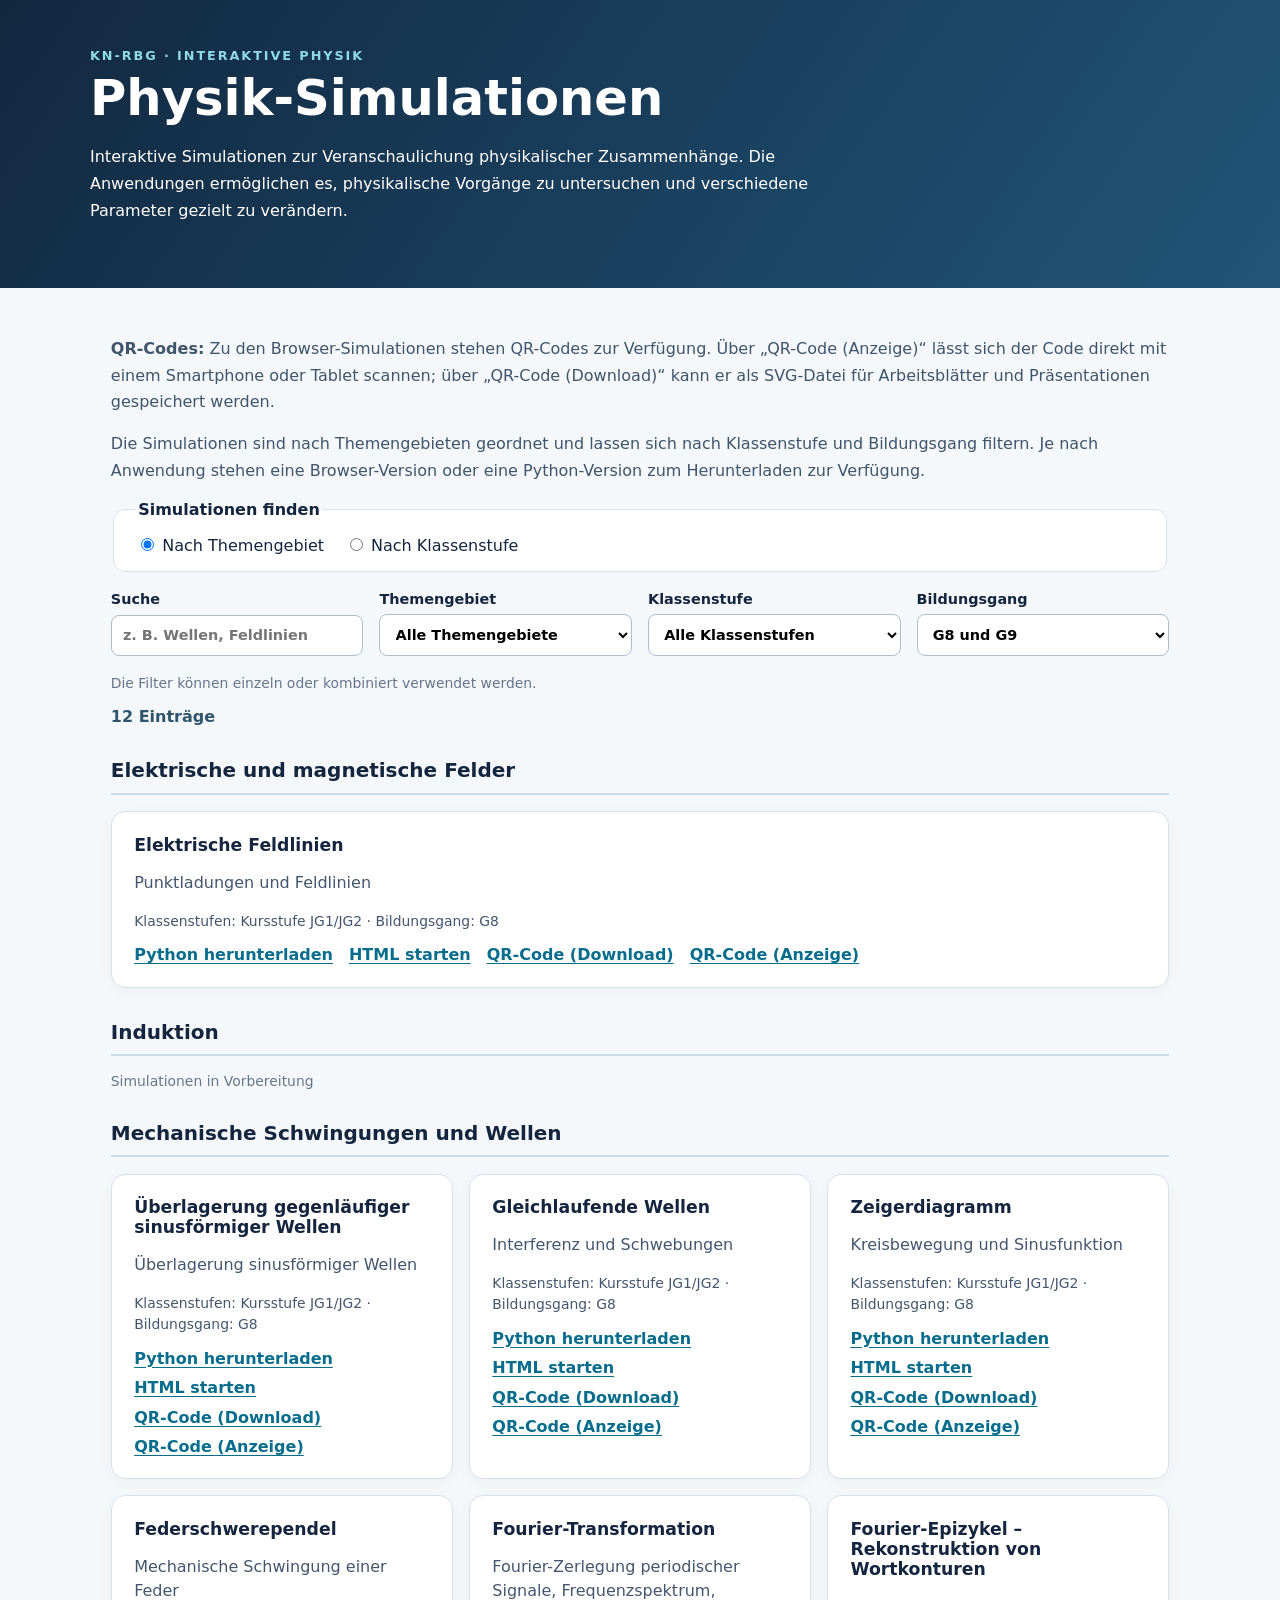
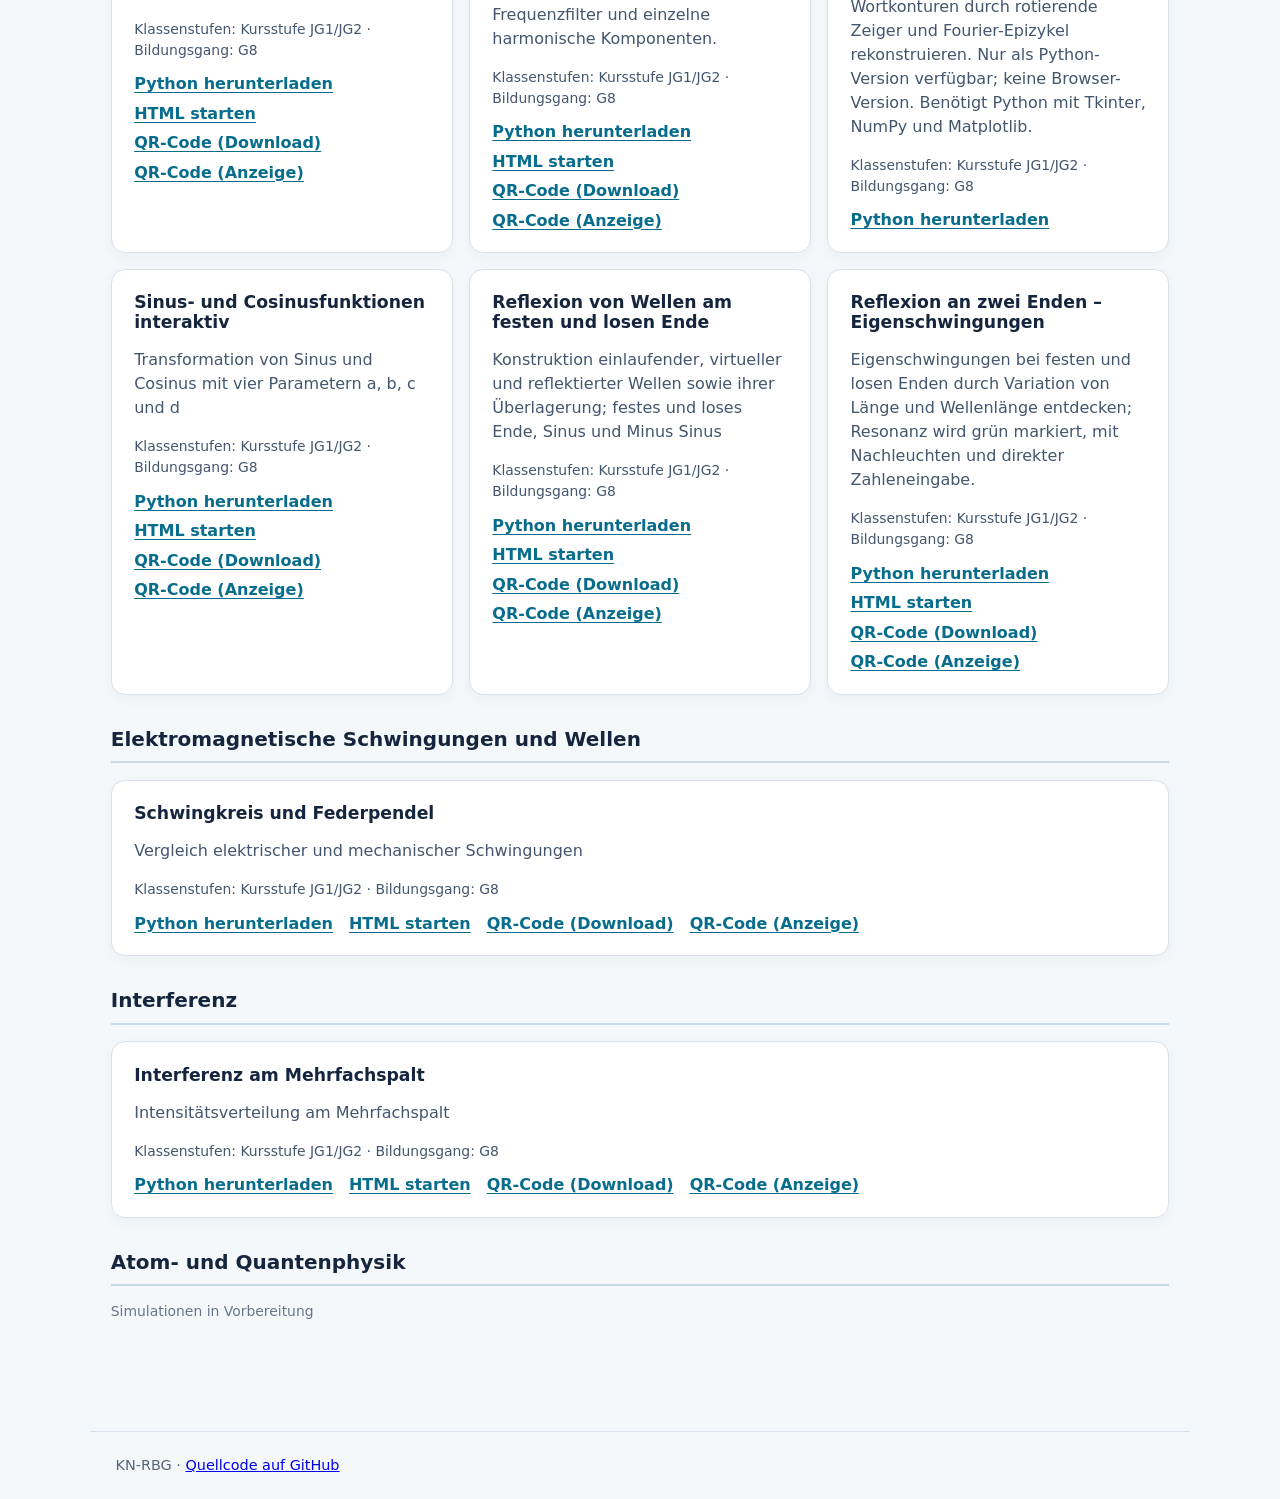
<file: index.html>
<!doctype html>
<html lang="de"><head><meta charset="utf-8"><meta name="viewport" content="width=device-width,initial-scale=1"><meta name="description" content="Interaktive Physik-Simulationen für alle Klassenstufen"><title>Physik-Simulationen | KN-RBG</title><link rel="stylesheet" href="assets/style.css?v=20261121-qr"><script src="assets/app.js?v=20261122-kursstufe" defer></script></head>
<body><header><div class="eyebrow">KN-RBG · Interaktive Physik</div><h1>Physik-Simulationen</h1><p>Interaktive Simulationen zur Veranschaulichung physikalischer Zusammenhänge. Die Anwendungen ermöglichen es, physikalische Vorgänge zu untersuchen und verschiedene Parameter gezielt zu verändern.</p></header>
<main><p class="intro"><strong>QR-Codes:</strong> Zu den Browser-Simulationen stehen QR-Codes zur Verfügung. Über „QR-Code (Anzeige)“ lässt sich der Code direkt mit einem Smartphone oder Tablet scannen; über „QR-Code (Download)“ kann er als SVG-Datei für Arbeitsblätter und Präsentationen gespeichert werden.</p><p class="intro">Die Simulationen sind nach Themengebieten geordnet und lassen sich nach Klassenstufe und Bildungsgang filtern. Je nach Anwendung stehen eine Browser-Version oder eine Python-Version zum Herunterladen zur Verfügung.</p>
<fieldset class="mode"><legend>Simulationen finden</legend><label><input type="radio" name="ansicht" value="themen" checked> Nach Themengebiet</label><label><input type="radio" name="ansicht" value="klassen"> Nach Klassenstufe</label></fieldset>
<div class="filters"><label>Suche<input id="suche" type="search" placeholder="z. B. Wellen, Feldlinien"></label>
<label>Themengebiet<select id="thema"><option value="alle">Alle Themengebiete</option><option>Elektrische und magnetische Felder</option><option>Induktion</option><option>Mechanische Schwingungen und Wellen</option><option>Elektromagnetische Schwingungen und Wellen</option><option>Interferenz</option><option>Atom- und Quantenphysik</option></select></label>
<label>Klassenstufe<select id="klasse"><option value="">Alle Klassenstufen</option><option>7</option><option>8</option><option>9</option><option>10</option><option>Kursstufe JG1/JG2</option></select></label>
<label>Bildungsgang<select id="bildungsgang"><option value="">G8 und G9</option><option>G8</option><option>G9</option></select></label></div>
<p class="meta">Die Filter können einzeln oder kombiniert verwendet werden.</p><p id="anzahl" class="count" aria-live="polite">Katalog wird geladen …</p><div id="ergebnisse" aria-live="polite"></div>
</main>
<dialog id="qr-dialog" class="qr-dialog" aria-labelledby="qr-title">
  <div class="qr-dialog-head"><h2 id="qr-title">QR-Code</h2><button id="qr-close" type="button" aria-label="QR-Code schließen">✕ Schließen</button></div>
  <p class="qr-instruction">QR-Code mit der Smartphone-Kamera scannen, um die Simulation direkt zu öffnen.</p>
  <img id="qr-image" class="qr-image" alt="" width="760" height="760">
  <p id="qr-target" class="qr-target"></p>
</dialog>
<footer>KN-RBG · <a href="https://github.com/KN-RBG/Physik_Simulationen">Quellcode auf GitHub</a></footer></body></html>
</file>
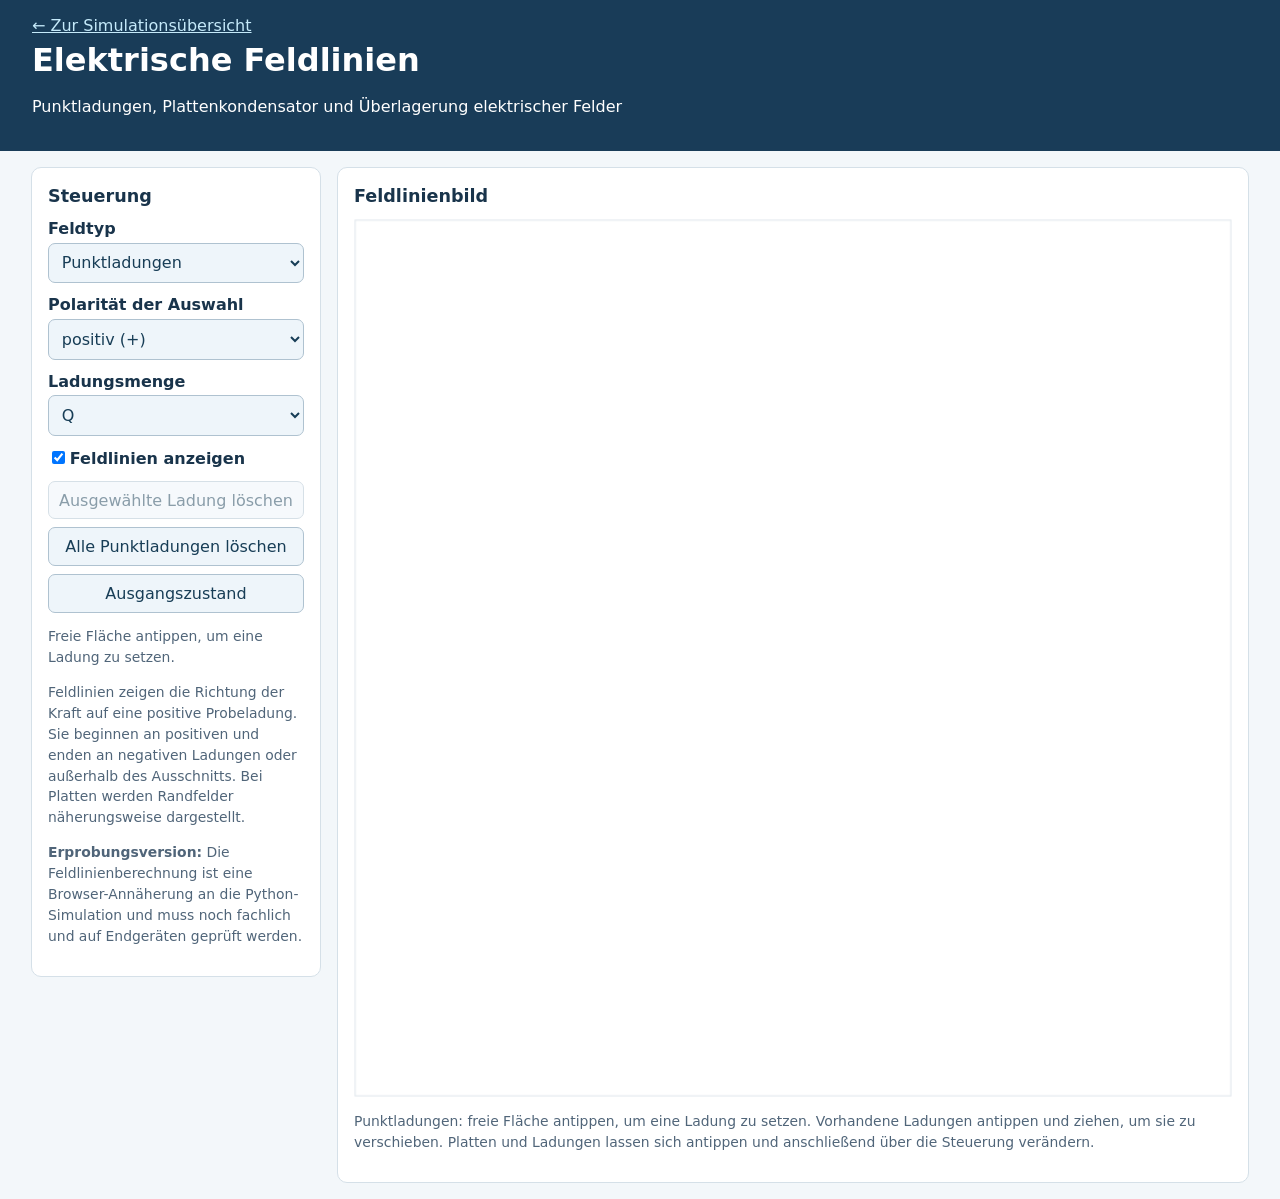
<file: simulationen/elektrische-feldlinien/index.html>
<!doctype html>
<html lang="de"><head><meta charset="utf-8"><meta name="viewport" content="width=device-width,initial-scale=1">
<title>Elektrische Feldlinien – Simulation</title>
<style>
:root{font-family:system-ui,sans-serif;color:#19344b;background:#f3f7fa}*{box-sizing:border-box}body{margin:0}header{background:#193c58;color:white;padding:1rem clamp(1rem,3vw,2rem)}header a{color:#c5eafa}h1{margin:.4rem 0}main{max-width:1250px;margin:1rem auto;padding:0 1rem;display:grid;grid-template-columns:290px minmax(0,1fr);gap:1rem;align-items:start}.panel{background:white;border:1px solid #d5e0e8;border-radius:10px;padding:1rem}h2{font-size:1.1rem;margin:.1rem 0 .8rem}label{display:block;margin:.75rem 0 .3rem;font-weight:600}select,button{font:inherit;padding:.55rem;border:1px solid #afc2d0;border-radius:7px;background:#eef5fa;color:#173d56;width:100%}button{cursor:pointer;margin-top:.5rem}button:disabled{opacity:.5}canvas{width:100%;height:auto;aspect-ratio:1;display:block;touch-action:none;background:white}p{line-height:1.5}.small{font-size:.87rem;color:#506579}.row{display:flex;gap:.6rem;align-items:center}.row label{flex:1}.row input{margin-right:.3rem}#status{min-height:2.5em}@media(max-width:760px){main{grid-template-columns:1fr}.panel{padding:.75rem}}
</style></head><body>
<header><a href="../../index.html">← Zur Simulationsübersicht</a><h1>Elektrische Feldlinien</h1><p>Punktladungen, Plattenkondensator und Überlagerung elektrischer Felder</p></header>
<main><section class="panel"><h2>Steuerung</h2>
<label for="mode">Feldtyp</label><select id="mode"><option value="point">Punktladungen</option><option value="capacitor">Plattenkondensator</option><option value="mixed">Platte und Punktladung</option></select>
<label for="polarity">Polarität der Auswahl</label><select id="polarity"><option value="1">positiv (+)</option><option value="-1">negativ (−)</option></select>
<label for="amount">Ladungsmenge</label><select id="amount"><option value="1">Q</option><option value="2">2 Q</option><option value="3">3 Q</option></select>
<div class="row"><label><input id="lines" type="checkbox" checked>Feldlinien anzeigen</label></div>
<button id="remove">Ausgewählte Ladung löschen</button><button id="clear">Alle Punktladungen löschen</button><button id="reset">Ausgangszustand</button>
<p id="status" class="small" aria-live="polite"></p>
<p class="small">Feldlinien zeigen die Richtung der Kraft auf eine positive Probeladung. Sie beginnen an positiven und enden an negativen Ladungen oder außerhalb des Ausschnitts. Bei Platten werden Randfelder näherungsweise dargestellt.</p>
<p class="small"><strong>Erprobungsversion:</strong> Die Feldlinienberechnung ist eine Browser-Annäherung an die Python-Simulation und muss noch fachlich und auf Endgeräten geprüft werden.</p>
</section><section class="panel"><h2>Feldlinienbild</h2><canvas id="plot" width="800" height="800" aria-label="Interaktive Darstellung elektrischer Feldlinien"></canvas><p class="small">Punktladungen: freie Fläche antippen, um eine Ladung zu setzen. Vorhandene Ladungen antippen und ziehen, um sie zu verschieben. Platten und Ladungen lassen sich antippen und anschließend über die Steuerung verändern.</p></section></main>
<script>
"use strict";
const $=id=>document.getElementById(id),canvas=$("plot"),ctx=canvas.getContext("2d");
const min=-5,max=5,soft=.09,step=.06,steps=360,plateMin=-3.6,plateMax=3.6;
let mode="point",points=[],plates=[{x:-2.2,q:1},{x:2.2,q:-1}],single={x:-2.2,q:1},mixed={x:2,y:0,q:-1},selected=null,dragging=false,scheduled=false;
const sx=x=>(x-min)/(max-min)*800,sy=y=>(max-y)/(max-min)*800,wx=x=>min+x/800*(max-min),wy=y=>max-y/800*(max-min);
const clamp=(v,a,b)=>Math.max(a,Math.min(b,v));
function allCharges(){if(mode==="point")return points;if(mode==="capacitor")return plates.flatMap(p=>Array.from({length:31},(_,i)=>({x:p.x,y:plateMin+(plateMax-plateMin)*i/30,q:p.q/31})));return [...Array.from({length:31},(_,i)=>({x:single.x,y:plateMin+(plateMax-plateMin)*i/30,q:single.q/31})),mixed];}
function field(x,y,charges){let ex=0,ey=0;for(const c of charges){const dx=x-c.x,dy=y-c.y,r2=dx*dx+dy*dy+soft*soft,f=c.q/(r2*Math.sqrt(r2));ex+=f*dx;ey+=f*dy;}const norm=Math.hypot(ex,ey);return norm>1e-12?[ex/norm,ey/norm]:[0,0];}
function integrate(x,y,charges,direction,targets){const path=[[x,y]];for(let j=0;j<steps;j++){const a=field(x,y,charges),b=field(x+direction*step*a[0]/2,y+direction*step*a[1]/2,charges),c=field(x+direction*step*b[0]/2,y+direction*step*b[1]/2,charges),d=field(x+direction*step*c[0],y+direction*step*c[1],charges);const nx=x+direction*step*(a[0]+2*b[0]+2*c[0]+d[0])/6,ny=y+direction*step*(a[1]+2*b[1]+2*c[1]+d[1])/6;if(!Number.isFinite(nx+ny)||Math.hypot(nx-x,ny-y)<1e-7)break;x=nx;y=ny;path.push([x,y]);if(x<min||x>max||y<min||y>max)break;if(j>3&&targets.some(t=>Math.hypot(x-t.x,y-t.y)<.18))break;if(mode!=="point"&&j>3){const opposite=mode==="capacitor"?plates.filter(p=>p.q*direction<0):[single].filter(p=>p.q*direction<0);if(opposite.some(p=>Math.abs(x-p.x)<.075&&y>=plateMin&&y<=plateMax))break;}}return path;}
function arrow(path,direction){if(path.length<12)return;const j=Math.floor(path.length*.57),a=path[j-2],b=path[j+2];if(!a||!b)return;const theta=Math.atan2(sy(b[1])-sy(a[1]),sx(b[0])-sx(a[0]))+(direction<0?Math.PI:0),x=sx(path[j][0]),y=sy(path[j][1]);ctx.beginPath();ctx.moveTo(x,y);ctx.lineTo(x-10*Math.cos(theta-.48),y-10*Math.sin(theta-.48));ctx.moveTo(x,y);ctx.lineTo(x-10*Math.cos(theta+.48),y-10*Math.sin(theta+.48));ctx.stroke();}
function line(path,direction){if(path.length<5)return;ctx.beginPath();path.forEach(([x,y],i)=>i?ctx.lineTo(sx(x),sy(y)):ctx.moveTo(sx(x),sy(y)));ctx.stroke();arrow(path,direction);}
function drawLines(){const charges=allCharges();if(!charges.length)return;ctx.strokeStyle="#54829e";ctx.lineWidth=1.4;const positive=charges.some(c=>c.q>0),direction=positive?1:-1;
if(mode==="point"){const sources=points.filter(p=>p.q*direction>0),targets=points.filter(p=>p.q*direction<0);for(const p of sources){const count=Math.max(8,Math.round(Math.abs(p.q)*12));for(let i=0;i<count;i++){const a=2*Math.PI*i/count;line(integrate(p.x+.25*Math.cos(a),p.y+.25*Math.sin(a),charges,direction,targets),direction);}}}
else{const sources=mode==="capacitor"?plates.filter(p=>p.q*direction>0):[single].filter(p=>p.q*direction>0);const targets=mode==="mixed"&&mixed.q*direction<0?[mixed]:[];for(const p of sources){const opposite=mode==="capacitor"?plates.find(v=>v!==p&&v.q*p.q<0):null;const sides=opposite?[Math.sign(opposite.x-p.x)]:[-1,1];for(const side of sides)for(let i=0;i<23;i++){const y=plateMin+.16+(plateMax-plateMin-.32)*i/22;line(integrate(p.x+side*.13,y,charges,direction,targets),direction);}}
if(mode==="mixed"&&mixed.q*direction>0){const count=12*Math.abs(mixed.q);for(let i=0;i<count;i++){const a=2*Math.PI*i/count;line(integrate(mixed.x+.25*Math.cos(a),mixed.y+.25*Math.sin(a),charges,direction,[]),direction);}}}
}
function charge(c,sel){const x=sx(c.x),y=sy(c.y);ctx.beginPath();ctx.arc(x,y,17,0,Math.PI*2);ctx.fillStyle=c.q>0?"#d33b42":"#2877b8";ctx.fill();ctx.lineWidth=sel?4:1.5;ctx.strokeStyle=sel?"#111":"#fff";ctx.stroke();ctx.fillStyle="#fff";ctx.font="bold 23px system-ui";ctx.textAlign="center";ctx.textBaseline="middle";ctx.fillText(c.q>0?"+":"−",x,y-1);ctx.font="14px system-ui";ctx.fillStyle="#19344b";ctx.fillText((c.q>0?"+":"−")+(Math.abs(c.q)===1?"":" "+Math.abs(c.q))+"Q",x,y+36);}
function plate(p,sel){const x=sx(p.x);ctx.lineWidth=sel?12:8;ctx.strokeStyle=sel?"#172e42":p.q>0?"#d33b42":"#2877b8";ctx.beginPath();ctx.moveTo(x,sy(plateMin));ctx.lineTo(x,sy(plateMax));ctx.stroke();if(sel){ctx.lineWidth=7;ctx.strokeStyle=p.q>0?"#d33b42":"#2877b8";ctx.stroke();}ctx.fillStyle="#fff";ctx.font="bold 18px system-ui";ctx.textAlign="center";ctx.textBaseline="middle";for(let y=plateMin+.4;y<plateMax;y+=1)ctx.fillText(p.q>0?"+":"−",x,sy(y));}
function draw(){scheduled=false;ctx.clearRect(0,0,800,800);ctx.fillStyle="#fff";ctx.fillRect(0,0,800,800);ctx.strokeStyle="#e1e8ed";ctx.lineWidth=1;ctx.strokeRect(1,1,798,798);if($("lines").checked)drawLines();if(mode==="point")points.forEach(p=>charge(p,selected===p));else if(mode==="capacitor")plates.forEach(p=>plate(p,selected===p));else{plate(single,selected===single);charge(mixed,selected===mixed);}}
function redraw(){if(!scheduled){scheduled=true;requestAnimationFrame(draw);}}
function select(c){selected=c;if(c){$("polarity").value=String(Math.sign(c.q));$("amount").value=String(clamp(Math.abs(c.q),1,3));}$("remove").disabled=mode!=="point"||!selected;$("clear").disabled=mode!=="point";$("status").textContent=c?"Ausgewählt: "+(c.q>0?"+":"−")+Math.abs(c.q)+" Q":mode==="point"?"Freie Fläche antippen, um eine Ladung zu setzen.":"Platte oder Punktladung antippen, um sie zu ändern.";redraw();}
function reset(){points=[];plates=[{x:-2.2,q:1},{x:2.2,q:-1}];single={x:-2.2,q:1};mixed={x:2,y:0,q:-1};select(mode==="point"?null:mode==="capacitor"?plates[0]:mixed);}
function coords(e){const r=canvas.getBoundingClientRect(),size=Math.min(r.width,r.height);return {x:wx((e.clientX-r.left)*800/r.width),y:wy((e.clientY-r.top)*800/r.height)};}
function hit(x,y){if(mode==="point")return points.findLast(p=>Math.hypot(p.x-x,p.y-y)<.36)||null;if(mode==="capacitor")return plates.find(p=>Math.abs(p.x-x)<.45&&y>=plateMin-.3&&y<=plateMax+.3)||null;if(Math.hypot(mixed.x-x,mixed.y-y)<.4)return mixed;return Math.abs(single.x-x)<.45&&y>=plateMin-.3&&y<=plateMax+.3?single:null;}
canvas.addEventListener("pointerdown",e=>{const {x,y}=coords(e);let c=hit(x,y);if(!c&&mode==="point"){c={x:clamp(x,min+.2,max-.2),y:clamp(y,min+.2,max-.2),q:Number($("polarity").value)*Number($("amount").value)};points.push(c);}select(c);dragging=!!c&&(mode==="point"||c===mixed);if(dragging)canvas.setPointerCapture(e.pointerId);});
canvas.addEventListener("pointermove",e=>{if(!dragging||!selected)return;const {x,y}=coords(e);const nx=clamp(x,min+.2,max-.2),ny=clamp(y,min+.2,max-.2);if(mode==="point"&&points.some(p=>p!==selected&&Math.hypot(p.x-nx,p.y-ny)<.42))return;selected.x=mode==="mixed"?Math.max(single.x+.45,nx):nx;selected.y=ny;redraw();});
for(const type of ["pointerup","pointercancel","lostpointercapture"])canvas.addEventListener(type,()=>{dragging=false;redraw();});
$("mode").addEventListener("change",()=>{mode=$("mode").value;reset();});
for(const id of ["polarity","amount"])$(id).addEventListener("change",()=>{if(selected){selected.q=Number($("polarity").value)*Number($("amount").value);select(selected);}});
$("lines").addEventListener("change",redraw);
$("remove").addEventListener("click",()=>{if(mode==="point"&&selected){points=points.filter(p=>p!==selected);select(null);}});
$("clear").addEventListener("click",()=>{points=[];select(null);});
$("reset").addEventListener("click",reset);
reset();
</script></body></html>
</file>
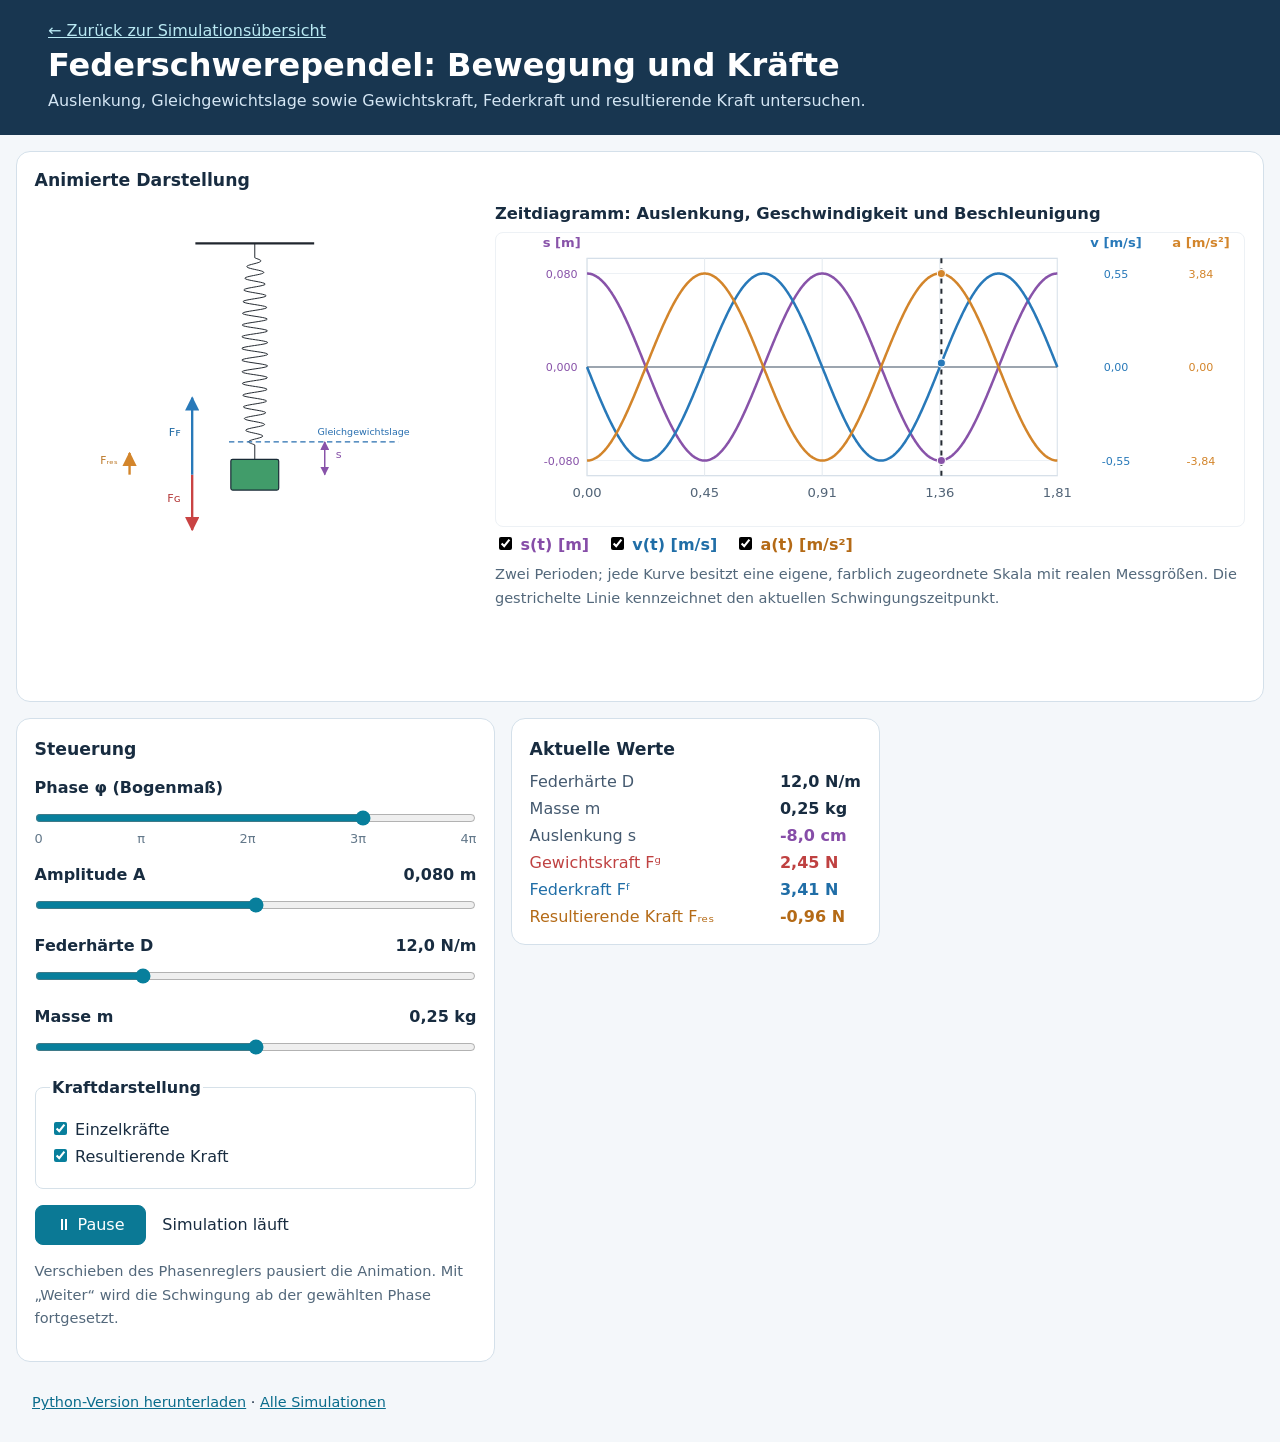
<file: simulationen/federschwerependel/index.html>
<!doctype html>
<html lang="de">
<head><meta charset="utf-8"><meta name="viewport" content="width=device-width,initial-scale=1">
<meta name="description" content="Federschwerependel – Bewegung und Kräfte interaktiv untersuchen">
<title>Federschwerependel: Bewegung und Kräfte</title>
<style>
:root{font-family:system-ui,-apple-system,"Segoe UI",sans-serif;color:#182c40;background:#f4f7fa}*{box-sizing:border-box}body{margin:0}header{background:#183650;color:white;padding:1.3rem clamp(1rem,4vw,3rem)}header h1{margin:.4rem 0;font-size:clamp(1.4rem,3vw,2rem)}header p{color:#d4e6f4;margin:.3rem 0}header a{color:#b9e9f3}main{max-width:1400px;margin:auto;padding:1rem;display:grid;grid-template-columns:minmax(330px,1.3fr) minmax(300px,.8fr);gap:1rem}.panel{background:white;border:1px solid #d4e0ea;border-radius:14px;padding:1.1rem;margin-bottom:1rem}.panel h2{margin:.15rem 0 .8rem;font-size:1.08rem}.display{min-width:0}.stage{width:100%;max-width:780px;margin:auto}svg{display:block;width:100%;height:auto}label.control{display:block;margin:1.2rem 0}label.control>span{display:flex;justify-content:space-between;gap:.5rem;font-weight:650}input[type=range]{width:100%;accent-color:#087f9c;margin:.8rem 0 .15rem}output{font-variant-numeric:tabular-nums;font-weight:600}fieldset{border:1px solid #d6e1e9;border-radius:8px;margin:1rem 0;padding:.9rem}fieldset legend{font-weight:700}fieldset label{display:block;margin:.45rem 0}input[type=checkbox]{accent-color:#087f9c}.action{display:flex;gap:1rem;align-items:center;flex-wrap:wrap}button{border:1px solid #0b7995;background:#0b7995;color:white;padding:.6rem 1.3rem;border-radius:8px;font-weight:700;cursor:pointer;font:inherit}button:focus-visible,input:focus-visible{outline:3px solid #e5a43e;outline-offset:3px}.description{color:#53687b;font-size:.91rem;line-height:1.6}dl{display:grid;grid-template-columns:1fr auto;gap:.5rem 1rem;margin:0}dt{color:#44596f}dd{margin:0;font-variant-numeric:tabular-nums;font-weight:650}.fblue{color:#206ea7}.fred{color:#bf4141}.forange{color:#b46a16}.fpurple{color:#864da8}footer{max-width:1400px;margin:auto;padding:0 2rem 2rem;font-size:.9rem}footer a{color:#0a6c8c}@media(max-width:900px){main{display:block}.stage{max-width:600px}}@media(prefers-reduced-motion:reduce){*{scroll-behavior:auto}}
.time-graph{margin-top:.9rem;border-top:1px solid #dde7ee;padding-top:1rem}.time-graph h2{margin:.2rem 0 .7rem}.curve-toggles{display:flex;align-items:center;gap:1.2rem;flex-wrap:wrap;font-weight:650}.curve-toggles label{cursor:pointer}.curve-toggles input{accent-color:currentColor}.time-graph svg{background:#fff;border:1px solid #edf1f5;border-radius:8px}

/* Kompakte gemeinsame Bühne: Pendel und Kurven auf Desktop nebeneinander. */
main{display:block;max-width:1500px}
.display{display:grid;grid-template-columns:minmax(0,0.82fr) minmax(0,1.4fr);gap:.7rem 1.3rem;align-items:start}
.display>h2{grid-column:1/-1;margin:0 0 .1rem}
.stage{width:100%;max-width:490px;margin:0 auto;min-width:0}
.stage #zeichnung{width:100%;height:auto;max-height:clamp(330px,66vh,510px)}
.time-graph{min-width:0;margin-top:0;padding-top:0;border-top:0;align-self:start}
.time-graph h2{font-size:1.02rem;margin:.1rem 0 .55rem}
.time-graph #zeitdiagramm{width:100%;height:auto;display:block}
.time-graph .description{margin:.5rem 0 0}
.curve-toggles{margin-top:.45rem;gap:.6rem 1.1rem}
.display+div{display:grid;grid-template-columns:minmax(300px,1.3fr) repeat(2,minmax(210px,1fr));gap:1rem;align-items:start}
.display+div>.panel{min-width:0}
@media(max-width:1050px){
  .display{grid-template-columns:minmax(0,.9fr) minmax(0,1.1fr);gap:1rem}
  .stage #zeichnung{max-height:440px}
  .display+div{grid-template-columns:1fr 1fr}
  .display+div>.panel:first-child{grid-column:1/-1}
}
@media(max-width:720px){
  main{padding:.65rem}
  .display{grid-template-columns:minmax(0,1fr)}
  .display>h2{grid-column:1}
  .stage{max-width:300px}
  .stage #zeichnung{max-height:320px}
  .time-graph{border-top:1px solid #dde7ee;padding-top:.6rem}
  .display+div{display:block}
  .panel{padding:.8rem}
}
.phase-ticks{display:flex;justify-content:space-between;color:#63788a;font-size:.81rem;font-weight:400;margin-top:.05rem}.phase-ticks span{font-weight:400}</style>
<script src="simulation.js?v=20261121b" defer></script></head>
<body><header><a href="../../index.html">← Zurück zur Simulationsübersicht</a><h1>Federschwerependel: Bewegung und Kräfte</h1><p>Auslenkung, Gleichgewichtslage sowie Gewichtskraft, Federkraft und resultierende Kraft untersuchen.</p></header>
<main>
<section class="panel display"><h2>Animierte Darstellung</h2><div class="stage">
<svg id="zeichnung" viewBox="0 0 740 810" role="img" aria-label="Vertikale Feder mit schwingender Masse, Gleichgewichtslage und Kräften">
<defs><marker id="arrow-red" viewBox="0 0 10 10" refX="9" refY="5" markerWidth="6" markerHeight="6" orient="auto"><path d="M0 0 L10 5 L0 10 Z" fill="#c94343"/></marker>
<marker id="arrow-blue" viewBox="0 0 10 10" refX="9" refY="5" markerWidth="6" markerHeight="6" orient="auto"><path d="M0 0 L10 5 L0 10 Z" fill="#2879b9"/></marker>
<marker id="arrow-orange" viewBox="0 0 10 10" refX="9" refY="5" markerWidth="6" markerHeight="6" orient="auto"><path d="M0 0 L10 5 L0 10 Z" fill="#d3852b"/></marker>
<marker id="arrow-purple" viewBox="0 0 10 10" refX="9" refY="5" markerWidth="6" markerHeight="6" orient="auto-start-reverse"><path d="M0 0 L10 5 L0 10 Z" fill="#8853a9"/></marker></defs>
<line x1="270" y1="68" x2="470" y2="68" stroke="#20262e" stroke-width="4"/>
<path id="feder" fill="none" stroke="#20262e" stroke-width="1.65" stroke-linejoin="round"/>
<line id="gleichgewicht" x1="327" x2="610" stroke="#276eaf" stroke-width="2" stroke-dasharray="9 6"/>
<text id="gleichgewicht-label" x="460" fill="#276eaf" font-size="16">Gleichgewichtslage</text>
<rect id="masse" width="94" height="48" fill="#419c6a" stroke="#182b36" stroke-width="2" rx="3"/>
<g id="einzelkraefte"><line id="fg" stroke="#c94343" stroke-width="4" marker-end="url(#arrow-red)"/><text id="fgtext" fill="#b53b3b" font-size="19" text-anchor="end">Fᵍ</text><line id="ff" stroke="#2879b9" stroke-width="4" marker-end="url(#arrow-blue)"/><text id="fftext" fill="#236ca5" font-size="19" text-anchor="end">Fᶠ</text></g>
<g id="resultierende"><line id="fres" stroke="#d3852b" stroke-width="4" marker-end="url(#arrow-orange)"/><text id="frestext" fill="#bb7624" font-size="18" text-anchor="end">Fᵣₑₛ</text></g>
<line id="auslenkung" stroke="#8853a9" stroke-width="2.5" marker-start="url(#arrow-purple)" marker-end="url(#arrow-purple)"/>
<text id="stext" fill="#8853a9" font-size="19">s</text>
</svg></div>
<div class="time-graph">
<h2>Zeitdiagramm: Auslenkung, Geschwindigkeit und Beschleunigung</h2>
<svg id="zeitdiagramm" viewBox="0 0 740 290" role="img" aria-label="Zeitdiagramm von Auslenkung in Metern, Geschwindigkeit in Metern pro Sekunde und Beschleunigung in Metern pro Quadratsekunde, über zwei Perioden mit aktuellen Zeitmarkern"></svg>
<div class="curve-toggles">
<label class="fpurple"><input id="kurve-s" type="checkbox" checked> s(t) [m]</label>
<label class="fblue"><input id="kurve-v" type="checkbox" checked> v(t) [m/s]</label>
<label class="forange"><input id="kurve-a" type="checkbox" checked> a(t) [m/s²]</label>
</div>

<p class="description">Zwei Perioden; jede Kurve besitzt eine eigene, farblich zugeordnete Skala mit realen Messgrößen. Die gestrichelte Linie kennzeichnet den aktuellen Schwingungszeitpunkt.</p>
</div></section>
<div>
<section class="panel"><h2>Steuerung</h2>
<label class="control" for="phase"><span>Phase φ (Bogenmaß)</span><input type="range" id="phase" min="0" max="12.566370614359172" step="0.017453292519943295" value="0" aria-label="Phase von 0 bis 4 Pi im Bogenmaß"><span class="phase-ticks"><span>0</span><span>π</span><span>2π</span><span>3π</span><span>4π</span></span></label>
<label class="control" for="amplitude"><span>Amplitude A <output id="amplitude-out">0,080 m</output></span><input type="range" id="amplitude" min="0.01" max="0.15" step="0.005" value="0.08"></label>
<label class="control" for="federhaerte"><span>Federhärte D <output id="federhaerte-out">12,0 N/m</output></span><input type="range" id="federhaerte" min="8" max="25" step="0.5" value="12"></label>
<label class="control" for="masse-regler"><span>Masse m <output id="masse-out">0,25 kg</output></span><input type="range" id="masse-regler" min="0.10" max="0.40" step="0.01" value="0.25"></label>
<fieldset><legend>Kraftdarstellung</legend><label><input type="checkbox" id="einzelkraefte-check" checked> Einzelkräfte</label><label><input type="checkbox" id="resultierende-check" checked> Resultierende Kraft</label></fieldset>
<div class="action"><button id="play" type="button" aria-pressed="true">⏸ Pause</button><span id="laufstatus" aria-live="polite">Simulation läuft</span></div>
<p class="description">Verschieben des Phasenreglers pausiert die Animation. Mit „Weiter“ wird die Schwingung ab der gewählten Phase fortgesetzt.</p>
</section>
<section class="panel"><h2>Aktuelle Werte</h2><dl>
<dt>Federhärte D</dt><dd id="wert-d">12,0 N/m</dd>
<dt>Masse m</dt><dd id="wert-m">0,25 kg</dd>
<dt>Auslenkung s</dt><dd id="wert-s" class="fpurple">+8,0 cm</dd>
<dt id="titel-fg" class="fred">Gewichtskraft Fᵍ</dt><dd id="wert-fg" class="fred">2,45 N</dd>
<dt id="titel-ff" class="fblue">Federkraft Fᶠ</dt><dd id="wert-ff" class="fblue">1,49 N</dd>
<dt id="titel-fres" class="forange">Resultierende Kraft Fᵣₑₛ</dt><dd id="wert-fres" class="forange">+0,96 N</dd>
</dl></section>

</div></main><footer><a href="../../downloads/python/federschwerependel/federschwerependel_animation.py" download>Python-Version herunterladen</a> · <a href="../../index.html">Alle Simulationen</a></footer>
</body></html>
</file>
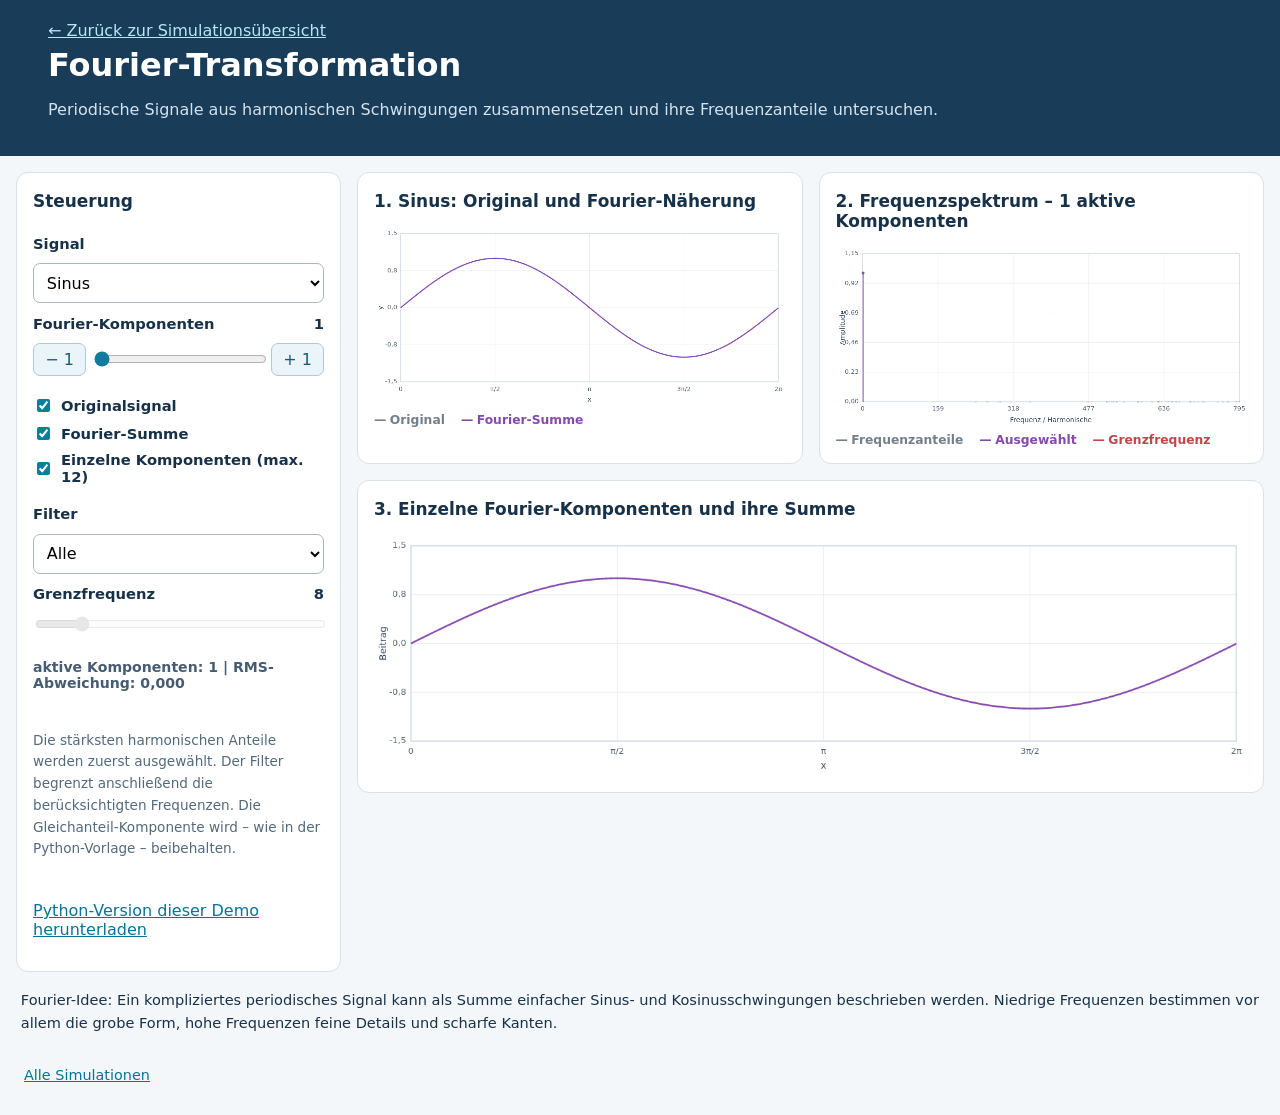
<file: simulationen/fourier/index.html>
<!doctype html>
<html lang="de"><head><meta charset="utf-8"><meta name="viewport" content="width=device-width,initial-scale=1">
<title>Fourier-Transformation – interaktive Simulationen</title><meta name="description" content="Fourier-Analyse periodischer Signale">
<link rel="stylesheet" href="style.css"><script src="fourier1d.js" defer></script></head>
<body>
<header><a href="../../index.html">← Zurück zur Simulationsübersicht</a><h1>Fourier-Transformation</h1><p>Periodische Signale aus harmonischen Schwingungen zusammensetzen und ihre Frequenzanteile untersuchen.</p></header>
<main>
<section class="controls panel"><h2>Steuerung</h2>
<label for="signal">Signal</label><select id="signal"><option>Sinus</option><option>Rechteck</option><option>Dreieck</option><option>Sägezahn</option></select>
<label for="components">Fourier-Komponenten <output id="components-out">1</output></label>
<div class="step-row"><button id="minus" type="button" aria-label="Eine Komponente weniger">− 1</button><input type="range" id="components" min="1" max="50" step="1" value="1"><button id="plus" type="button" aria-label="Eine Komponente mehr">+ 1</button></div>
<div class="checks"><label><input id="original" type="checkbox" checked> Originalsignal</label><label><input id="sum" type="checkbox" checked> Fourier-Summe</label><label><input id="individual" type="checkbox" checked> Einzelne Komponenten (max. 12)</label></div>
<label for="filter">Filter</label><select id="filter"><option>Alle</option><option>Tiefpass</option><option>Hochpass</option></select>
<label for="cutoff">Grenzfrequenz <output id="cutoff-out">8</output></label><input id="cutoff" type="range" min="1" max="50" step="1" value="8" disabled>
<p id="info" class="info" aria-live="polite">aktive Komponenten: 1 | RMS-Abweichung: 0,000</p>
<p class="description">Die stärksten harmonischen Anteile werden zuerst ausgewählt. Der Filter begrenzt anschließend die berücksichtigten Frequenzen. Die Gleichanteil-Komponente wird – wie in der Python-Vorlage – beibehalten.</p>
<p><a href="../../downloads/python/fourier/Fourier_1D_GUI.py" download>Python-Version dieser Demo herunterladen</a></p>
</section>
<section class="plots">
<div class="panel"><h2 id="signal-title">1. Sinus: Original und Fourier-Näherung</h2><canvas id="signal-plot" width="850" height="380" aria-label="Originalsignal und Fourier-Rekonstruktion"></canvas><div class="legend"><span class="gray">Original</span><span class="purple">Fourier-Summe</span></div></div>
<div class="panel"><h2 id="spectrum-title">2. Frequenzspektrum</h2><canvas id="spectrum-plot" width="850" height="380" aria-label="Frequenzspektrum und aktive Fourier-Komponenten"></canvas><div class="legend"><span class="gray">Frequenzanteile</span><span class="purple">Ausgewählt</span><span class="red">Grenzfrequenz</span></div></div>
<div class="panel wide"><h2>3. Einzelne Fourier-Komponenten und ihre Summe</h2><canvas id="parts-plot" width="1300" height="365" aria-label="Einzelne harmonische Komponenten und ihre Summe"></canvas></div>
</section>
</main>
<p class="takeaway">Fourier-Idee: Ein kompliziertes periodisches Signal kann als Summe einfacher Sinus- und Kosinusschwingungen beschrieben werden. Niedrige Frequenzen bestimmen vor allem die grobe Form, hohe Frequenzen feine Details und scharfe Kanten.</p>
<footer><a href="../../index.html">Alle Simulationen</a></footer>
</body></html>
</file>
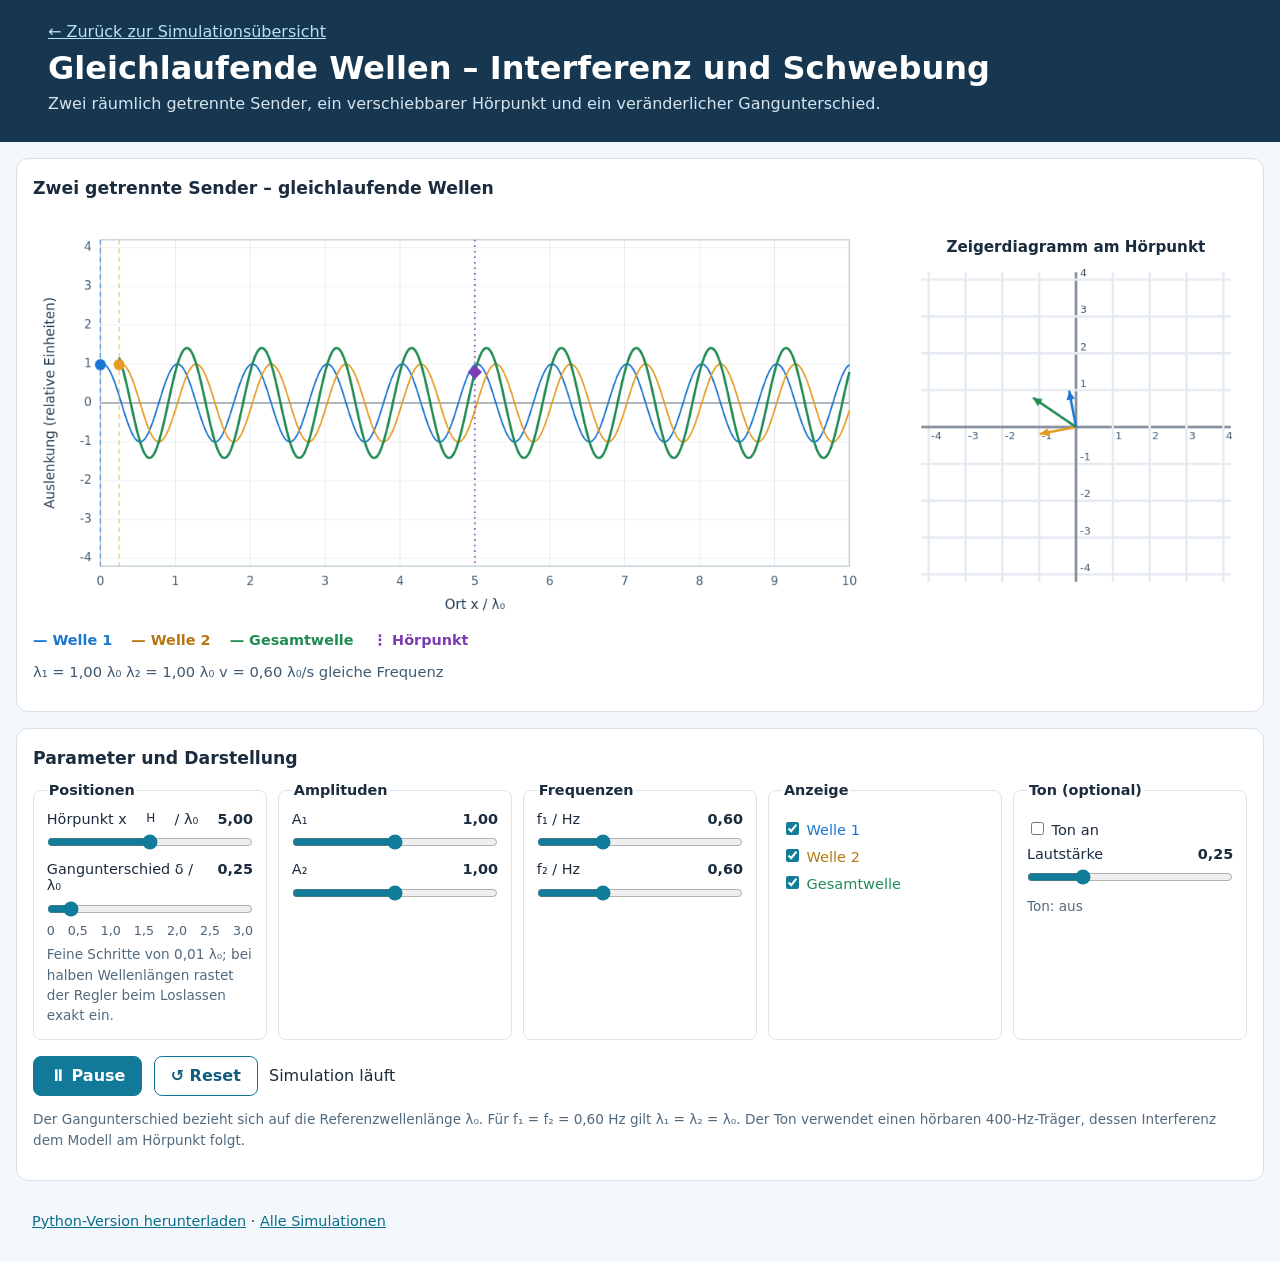
<file: simulationen/gleichlaufende-wellen/index.html>
<!doctype html>
<html lang="de"><head><meta charset="utf-8"><meta name="viewport" content="width=device-width,initial-scale=1"><meta name="description" content="Gleichlaufende Wellen, Interferenz und Schwebung mit veränderlichem Gangunterschied"><title>Gleichlaufende Wellen – Interferenz und Schwebung</title><link rel="stylesheet" href="style.css?v=20261124-phasor"><script src="simulation.js?v=20261124-ccw" defer></script></head>
<body><header><a href="../../index.html">← Zurück zur Simulationsübersicht</a><h1>Gleichlaufende Wellen – Interferenz und Schwebung</h1><p>Zwei räumlich getrennte Sender, ein verschiebbarer Hörpunkt und ein veränderlicher Gangunterschied.</p></header>
<main><section class="panel plot-panel"><h2>Zwei getrennte Sender – gleichlaufende Wellen</h2><div class="diagrams"><div><canvas id="plot" width="1080" height="520" role="img" aria-label="Wellen 1 und 2, Überlagerung, Senderpositionen und Hörpunkt als animiertes Ortsdiagramm"></canvas></div><div class="phasor-panel"><h3>Zeigerdiagramm am Hörpunkt</h3><canvas id="phasor" width="420" height="420" role="img" aria-label="Rotierende Zeiger der beiden Schwingungen und ihrer Summe"></canvas></div></div>
<div class="legend"><span class="w1">— Welle 1</span><span class="w2">— Welle 2</span><span class="sum">— Gesamtwelle</span><span class="hear">⋮ Hörpunkt</span></div>
<p id="info" class="info">λ₁ = 1,00 λ₀ · λ₂ = 1,00 λ₀ · v = 0,60 λ₀/s · gleiche Frequenz</p>
</section>
<section class="panel controls"><h2>Parameter und Darstellung</h2>
<div class="settings">
<fieldset><legend>Positionen</legend>
<label for="listener">Hörpunkt x<sub>H</sub> / λ₀ <output id="listener-out">5,00</output></label><input id="listener" type="range" min="0" max="10" step="0.05" value="5">
<label for="distance">Gangunterschied δ / λ₀ <output id="distance-out">0,25</output></label><input id="distance" type="range" min="0" max="3" step="0.01" value="0.25">
<div class="distance-marks" aria-hidden="true"><span>0</span><span>0,5</span><span>1,0</span><span>1,5</span><span>2,0</span><span>2,5</span><span>3,0</span></div><p class="small">Feine Schritte von 0,01 λ₀; bei halben Wellenlängen rastet der Regler beim Loslassen exakt ein.</p>
</fieldset>
<fieldset><legend>Amplituden</legend>
<label for="amp1">A₁ <output id="amp1-out">1,00</output></label><input id="amp1" type="range" min="0" max="2" step="0.05" value="1">
<label for="amp2">A₂ <output id="amp2-out">1,00</output></label><input id="amp2" type="range" min="0" max="2" step="0.05" value="1">
</fieldset>
<fieldset><legend>Frequenzen</legend>
<label for="freq1">f₁ / Hz <output id="freq1-out">0,60</output></label><input id="freq1" type="range" min="0.2" max="1.5" step="0.01" value="0.6">
<label for="freq2">f₂ / Hz <output id="freq2-out">0,60</output></label><input id="freq2" type="range" min="0.2" max="1.5" step="0.01" value="0.6">
</fieldset>
<fieldset><legend>Anzeige</legend>
<label class="check w1"><input id="show1" type="checkbox" checked> Welle 1</label>
<label class="check w2"><input id="show2" type="checkbox" checked> Welle 2</label>
<label class="check sum"><input id="showSum" type="checkbox" checked> Gesamtwelle</label>
</fieldset>
<fieldset><legend>Ton (optional)</legend><label class="check"><input id="sound" type="checkbox"> Ton an</label>
<label for="volume">Lautstärke <output id="volume-out">0,25</output></label><input id="volume" type="range" min="0" max="1" step="0.01" value="0.25"><p id="sound-status" class="small" aria-live="polite">Ton: aus</p></fieldset>
</div>
<div class="actions"><button id="play" type="button">⏸ Pause</button><button id="reset" type="button">↺ Reset</button><span id="status" aria-live="polite">Simulation läuft</span></div>
<p class="small">Der Gangunterschied bezieht sich auf die Referenzwellenlänge λ₀. Für f₁ = f₂ = 0,60 Hz gilt λ₁ = λ₂ = λ₀. Der Ton verwendet einen hörbaren 400-Hz-Träger, dessen Interferenz dem Modell am Hörpunkt folgt.</p>
</section></main><footer><a href="../../downloads/python/gleichlaufende-wellen/gleichlaufende_wellen.py" download>Python-Version herunterladen</a> · <a href="../../index.html">Alle Simulationen</a></footer></body></html>
</file>
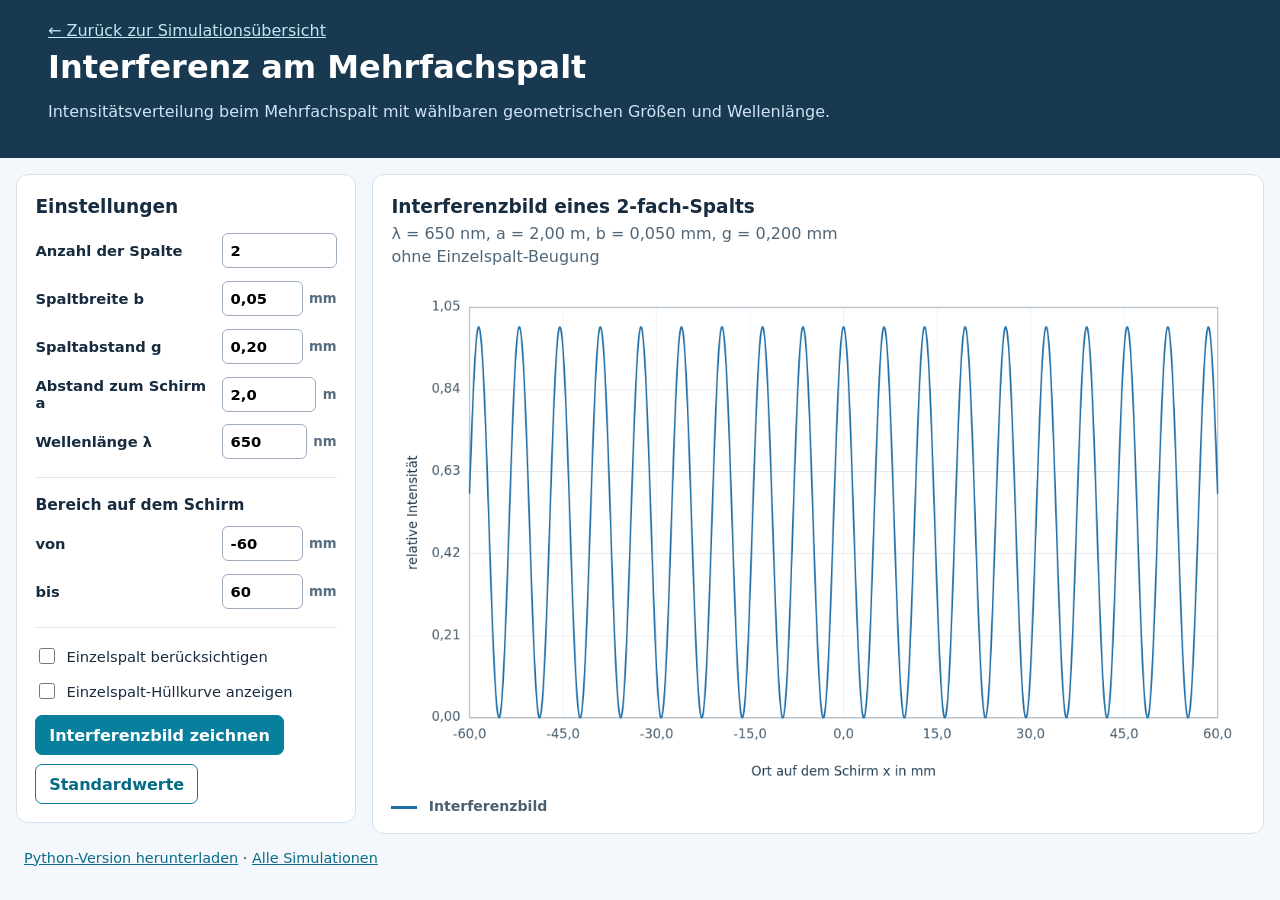
<file: simulationen/mehrfachspalt/index.html>
<!doctype html>
<html lang="de"><head><meta charset="utf-8"><meta name="viewport" content="width=device-width,initial-scale=1"><meta name="description" content="Interferenz am Mehrfachspalt mit optionaler Einzelspalt-Beugung und Hüllkurve"><title>Interferenz am Mehrfachspalt</title>
<link rel="stylesheet" href="style.css"><script src="simulation.js" defer></script></head>
<body><header><a href="../../index.html">← Zurück zur Simulationsübersicht</a><h1>Interferenz am Mehrfachspalt</h1><p>Intensitätsverteilung beim Mehrfachspalt mit wählbaren geometrischen Größen und Wellenlänge.</p></header>
<main><section class="controls panel"><h2>Einstellungen</h2>
<form id="settings" novalidate>
<label>Anzahl der Spalte <input id="number" type="number" min="1" step="1" value="2" required></label>
<label>Spaltbreite b <span class="withunit"><input id="width" type="text" inputmode="decimal" value="0,05" required><span>mm</span></span></label>
<label>Spaltabstand g <span class="withunit"><input id="spacing" type="text" inputmode="decimal" value="0,20" required><span>mm</span></span></label>
<label>Abstand zum Schirm a <span class="withunit"><input id="screenDistance" type="text" inputmode="decimal" value="2,0" required><span>m</span></span></label>
<label>Wellenlänge λ <span class="withunit"><input id="wavelength" type="text" inputmode="decimal" value="650" required><span>nm</span></span></label>
<hr><h3>Bereich auf dem Schirm</h3>
<label>von <span class="withunit"><input id="from" type="text" inputmode="decimal" value="-60" required><span>mm</span></span></label>
<label>bis <span class="withunit"><input id="to" type="text" inputmode="decimal" value="60" required><span>mm</span></span></label>
<hr>
<label class="check"><input id="singleSlit" type="checkbox"> Einzelspalt berücksichtigen</label>
<label class="check"><input id="envelope" type="checkbox"> Einzelspalt-Hüllkurve anzeigen</label>
<div class="actions"><button type="submit">Interferenzbild zeichnen</button><button type="button" id="reset" class="light">Standardwerte</button></div>
<p id="error" role="alert" aria-live="polite"></p>
</form></section>
<section class="plot panel"><h2 id="chart-title">Interferenzbild eines 2-fach-Spalts</h2><p id="chart-subtitle">λ = 650 nm, a = 2,00 m, b = 0,050 mm, g = 0,200 mm</p><p id="chart-mode">ohne Einzelspalt-Beugung</p>
<canvas id="diagram" width="1120" height="670" aria-label="Intensitätsverteilung am Mehrfachspalt, relativ zur maximalen Intensität" role="img"></canvas>
<div class="legend"><span><i class="line-sample"></i> Interferenzbild</span><span id="envelope-legend" hidden><i class="line-sample red"></i> Einzelspalt-Hüllkurve</span></div>
</section></main>
<footer><a href="../../downloads/python/mehrfachspalt/Mehrfachspalt_GUI.py" download>Python-Version herunterladen</a> · <a href="../../index.html">Alle Simulationen</a></footer>
</body></html>
</file>
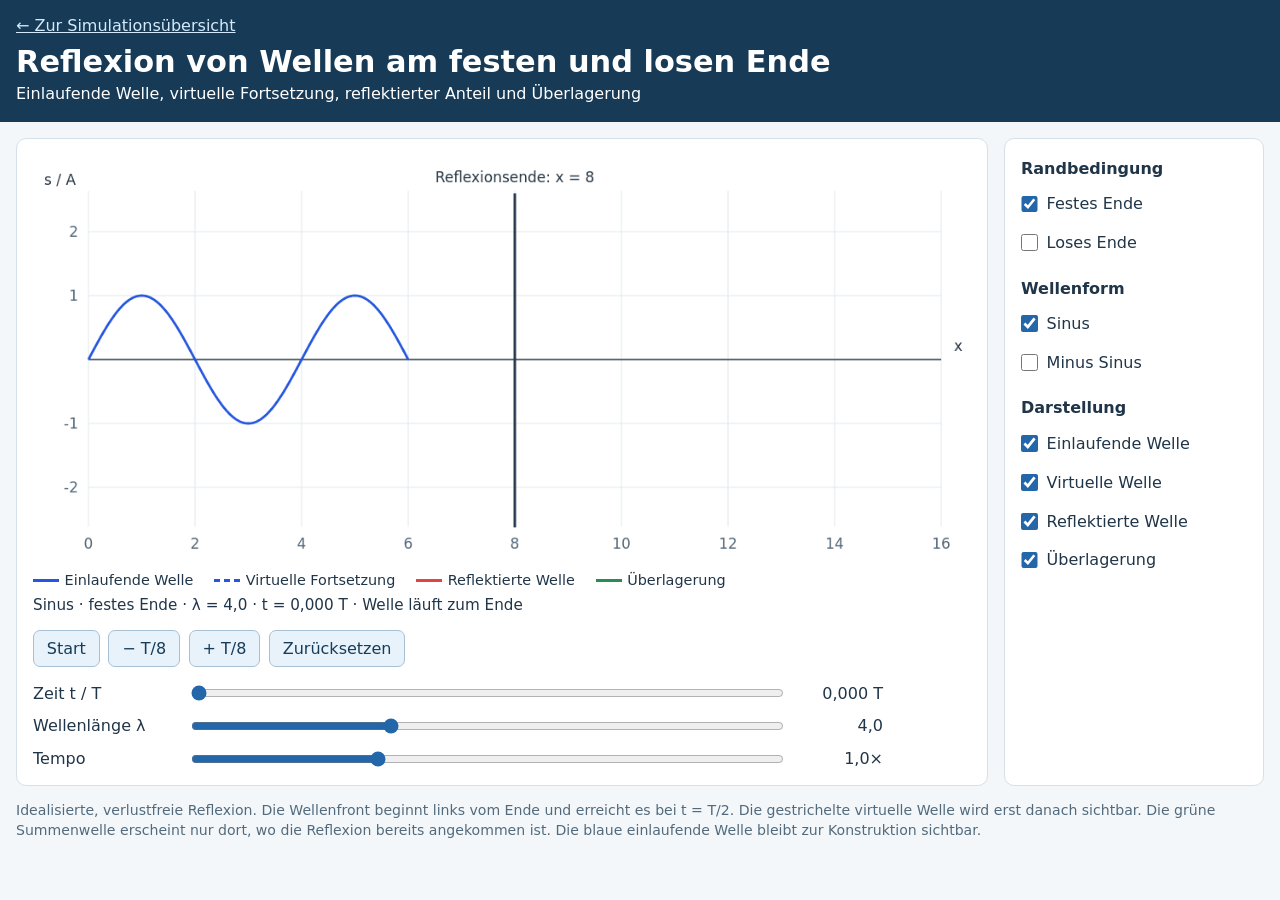
<file: simulationen/reflexion-wellenende/index.html>
<!doctype html>
<html lang="de"><head><meta charset="utf-8"><meta name="viewport" content="width=device-width,initial-scale=1">
<title>Reflexion von Wellen am Ende</title>
<style>
:root{font-family:system-ui,-apple-system,Segoe UI,sans-serif;color:#203548;background:#f3f7fa}*{box-sizing:border-box}
body{margin:0}header{background:#173b56;color:white;padding:1rem max(1rem,calc((100vw - 1320px)/2))}
header a{color:#d4eafc}h1{font-size:clamp(1.35rem,3vw,1.9rem);margin:.55rem 0 .3rem}header p{margin:.2rem 0}
main{max-width:1320px;margin:auto;padding:1rem}.layout{display:grid;grid-template-columns:minmax(0,1fr) 260px;gap:1rem}
.panel{background:white;border:1px solid #d5e0e9;border-radius:10px;padding:1rem;min-width:0}
canvas{width:100%;height:auto;display:block;touch-action:pan-y}
h2{font-size:1rem;margin:.25rem 0 .7rem}.options{display:grid;gap:.55rem;margin-bottom:1.3rem}
.option{display:flex;align-items:center;gap:.55rem;cursor:pointer;min-height:30px}
.option input{accent-color:#2466aa;width:1.05rem;height:1.05rem;margin:0;flex:none}
.controls{display:flex;flex-wrap:wrap;gap:.55rem;margin:1rem 0}
button{font:inherit;border:1px solid #a8c0d3;background:#e7f2fb;color:#163c59;border-radius:7px;padding:.5rem .8rem;cursor:pointer}
button:hover{background:#d4e9f9}button:focus-visible,input:focus-visible{outline:3px solid #77aee5;outline-offset:2px}
.sliders{display:grid;gap:.8rem;max-width:850px}.slider-row{display:grid;grid-template-columns:145px 1fr 90px;align-items:center;gap:.7rem}
input[type=range]{width:100%;accent-color:#2466aa}output{font-variant-numeric:tabular-nums;text-align:right}
.legend{display:flex;gap:.8rem 1.3rem;flex-wrap:wrap;font-size:.9rem;margin:.5rem 0}.legend span{display:flex;align-items:center;gap:.35rem}
.line{width:26px;border-top:3px solid var(--line)}.dashed{border-top-style:dashed}
.note{font-size:.88rem;color:#526a7c;line-height:1.45}.status{margin:.4rem 0 0;font-size:.95rem}
@media(max-width:780px){.layout{grid-template-columns:1fr}.options{grid-template-columns:repeat(2,minmax(0,1fr))}.settings{display:grid;grid-template-columns:repeat(2,minmax(0,1fr));gap:0 1rem}.settings section:last-child{grid-column:1/-1}}
@media(max-width:480px){main{padding:.6rem}.panel{padding:.7rem}.slider-row{grid-template-columns:100px 1fr 70px;gap:.4rem;font-size:.85rem}.settings{grid-template-columns:1fr}.settings section:last-child{grid-column:auto}}
</style></head><body>
<header><a href="../../index.html">← Zur Simulationsübersicht</a><h1>Reflexion von Wellen am festen und losen Ende</h1><p>Einlaufende Welle, virtuelle Fortsetzung, reflektierter Anteil und Überlagerung</p></header>
<main><div class="layout">
<div class="panel"><canvas id="plot" width="1100" height="480" role="img" aria-label="Wellenbild mit Reflexionsende bei x gleich 8"></canvas>
<div class="legend">
<span><i class="line" style="--line:#2456df"></i>Einlaufende Welle</span>
<span><i class="line dashed" style="--line:#2456df"></i>Virtuelle Fortsetzung</span>
<span><i class="line" style="--line:#e04444"></i>Reflektierte Welle</span>
<span><i class="line" style="--line:#258d55"></i>Überlagerung</span>
</div>
<p id="status" class="status" aria-live="off"></p>
<div class="controls"><button id="play">Start</button><button id="back">− T/8</button><button id="forward">+ T/8</button><button id="reset">Zurücksetzen</button></div>
<div class="sliders">
<label class="slider-row"><span>Zeit t / T</span><input id="time" type="range" min="0" max="2.5" step=".0125" value="0"><output id="timeOut">0,000 T</output></label>
<label class="slider-row"><span>Wellenlänge λ</span><input id="lambda" type="range" min="2" max="8" step=".1" value="4"><output id="lambdaOut">4,0</output></label>
<label class="slider-row"><span>Tempo</span><input id="speed" type="range" min=".1" max="3" step=".1" value="1"><output id="speedOut">1,0×</output></label>
</div></div>
<aside class="panel settings">
<section><h2>Randbedingung</h2><div class="options"><label class="option"><input type="checkbox" name="end" value="fixed" checked>Festes Ende</label><label class="option"><input type="checkbox" name="end" value="free">Loses Ende</label></div></section>
<section><h2>Wellenform</h2><div class="options"><label class="option"><input type="checkbox" name="wave" value="sin" checked>Sinus</label><label class="option"><input type="checkbox" name="wave" value="minus">Minus Sinus</label></div></section>
<section><h2>Darstellung</h2><div class="options"><label class="option"><input type="checkbox" id="incident" checked>Einlaufende Welle</label><label class="option"><input type="checkbox" id="virtual" checked>Virtuelle Welle</label><label class="option"><input type="checkbox" id="reflected" checked>Reflektierte Welle</label><label class="option"><input type="checkbox" id="total" checked>Überlagerung</label></div></section>
</aside></div>
<p class="note">Idealisierte, verlustfreie Reflexion. Die Wellenfront beginnt links vom Ende und erreicht es bei t = T/2. Die gestrichelte virtuelle Welle wird erst danach sichtbar. Die grüne Summenwelle erscheint nur dort, wo die Reflexion bereits angekommen ist. Die blaue einlaufende Welle bleibt zur Konstruktion sichtbar.</p>
</main>
<script>
"use strict";
const $=id=>document.getElementById(id), canvas=$("plot"),ctx=canvas.getContext("2d");
const WALL=8, SPEED=1, colors={incident:"#2456df",virtual:"#2456df",reflected:"#e04444",total:"#258d55"};
let tau=0,lambda=4,rate=1,playing=false,fixed=true,minus=false,last=null;
function wave(x,front){const phase=2*Math.PI*(x-front)/lambda;return (minus?1:-1)*Math.sin(phase);}
function curve(x0,x1,fn,visible,color,dashed=false,width=2.8){
 if(!visible||x1<x0)return;const n=Math.max(2,Math.ceil((x1-x0)*80));ctx.beginPath();
 for(let i=0;i<=n;i++){const x=x0+(x1-x0)*i/n,y=fn(x);if(i===0)ctx.moveTo(X(x),Y(y));else ctx.lineTo(X(x),Y(y));}
 ctx.strokeStyle=color;ctx.lineWidth=width;ctx.setLineDash(dashed?[10,7]:[]);ctx.stroke();ctx.setLineDash([]);
}
const X=x=>65+x*(canvas.width-100)/16,Y=y=>canvas.height/2-y*75;
function draw(){
 const w=canvas.width,h=canvas.height;ctx.clearRect(0,0,w,h);ctx.fillStyle="#fff";ctx.fillRect(0,0,w,h);
 ctx.font="17px system-ui";ctx.lineWidth=1;ctx.strokeStyle="#e0e8ee";ctx.fillStyle="#536779";ctx.textAlign="center";
 for(let x=0;x<=16;x+=2){ctx.beginPath();ctx.moveTo(X(x),42);ctx.lineTo(X(x),h-44);ctx.stroke();ctx.fillText(String(x),X(x),h-18);}
 for(let y=-2;y<=2;y++){ctx.beginPath();ctx.moveTo(X(0),Y(y));ctx.lineTo(X(16),Y(y));ctx.stroke();if(y!==0){ctx.textAlign="right";ctx.fillText(String(y),X(0)-12,Y(y)+6);ctx.textAlign="center";}}
 ctx.strokeStyle="#283846";ctx.lineWidth=1.5;ctx.beginPath();ctx.moveTo(X(0),Y(0));ctx.lineTo(X(16),Y(0));ctx.stroke();
 ctx.strokeStyle="#263849";ctx.lineWidth=3;ctx.beginPath();ctx.moveTo(X(WALL),45);ctx.lineTo(X(WALL),h-43);ctx.stroke();
 ctx.textAlign="center";ctx.fillStyle="#283846";ctx.fillText("Reflexionsende: x = 8",X(WALL),32);
 ctx.textAlign="left";ctx.fillText("s / A",13,35);ctx.textAlign="right";ctx.fillText("x",w-10,Y(0)-10);
 const front=WALL+lambda*(tau-.5),reflectStart=2*WALL-front,hit=front>=WALL;
 const leftFront=Math.min(WALL,front),rightFront=Math.min(16,front);
 const enabled=id=>$(id).checked;
 curve(0,leftFront,x=>wave(x,front),enabled("incident"),colors.incident);
 if(hit){curve(WALL,rightFront,x=>wave(x,front),enabled("virtual"),colors.virtual,true,2.4);
  const begin=Math.max(0,reflectStart);
  const reflected=x=>(fixed?-1:1)*wave(2*WALL-x,front);
  curve(begin,WALL,reflected,enabled("reflected"),colors.reflected);
  curve(begin,WALL,x=>wave(x,front)+reflected(x),enabled("total"),colors.total,false,3.6);
 }
 const stage=hit?"Reflexion und Überlagerung":"Welle läuft zum Ende";
 $("status").textContent=(minus?"Minus Sinus":"Sinus")+" · "+(fixed?"festes Ende":"loses Ende")+" · λ = "+lambda.toFixed(1).replace(".",",")+" · t = "+tau.toFixed(3).replace(".",",")+" T · "+stage;
 $("timeOut").textContent=tau.toFixed(3).replace(".",",")+" T";
 $("lambdaOut").textContent=lambda.toFixed(1).replace(".",",");
 $("speedOut").textContent=rate.toFixed(1).replace(".",",")+"×";
}
function pause(){playing=false;$("play").textContent="Start";last=null;}
function setTime(v){tau=Math.max(0,Math.min(2.5,Math.round(v*80)/80));$("time").value=String(tau);draw();}
$("play").addEventListener("click",()=>{playing=!playing;$("play").textContent=playing?"Pause":"Start";last=null;});
$("back").addEventListener("click",()=>{pause();setTime(tau-1/8);});
$("forward").addEventListener("click",()=>{pause();setTime(tau+1/8);});
$("reset").addEventListener("click",()=>{pause();setTime(0);});
$("time").addEventListener("input",e=>{pause();setTime(Number(e.target.value));});
$("lambda").addEventListener("input",e=>{lambda=Number(e.target.value);draw();});
$("speed").addEventListener("input",e=>{rate=Number(e.target.value);draw();});
for(const name of ["end","wave"]){const inputs=[...document.querySelectorAll('input[name="'+name+'"]')];inputs.forEach(input=>input.addEventListener("change",()=>{inputs.forEach(other=>other.checked=other===input);if(name==="end")fixed=input.value==="fixed";else minus=input.value==="minus";draw();}));}
for(const id of ["incident","virtual","reflected","total"])$(id).addEventListener("change",draw);
function animate(now){if(playing){if(last!==null){const delta=Math.min((now-last)/1000,.1);tau=Math.min(2.5,tau+delta*rate*SPEED/lambda);$("time").value=String(tau);draw();if(tau>=2.5)pause();}last=now;}requestAnimationFrame(animate);}
draw();requestAnimationFrame(animate);
</script></body></html>
</file>
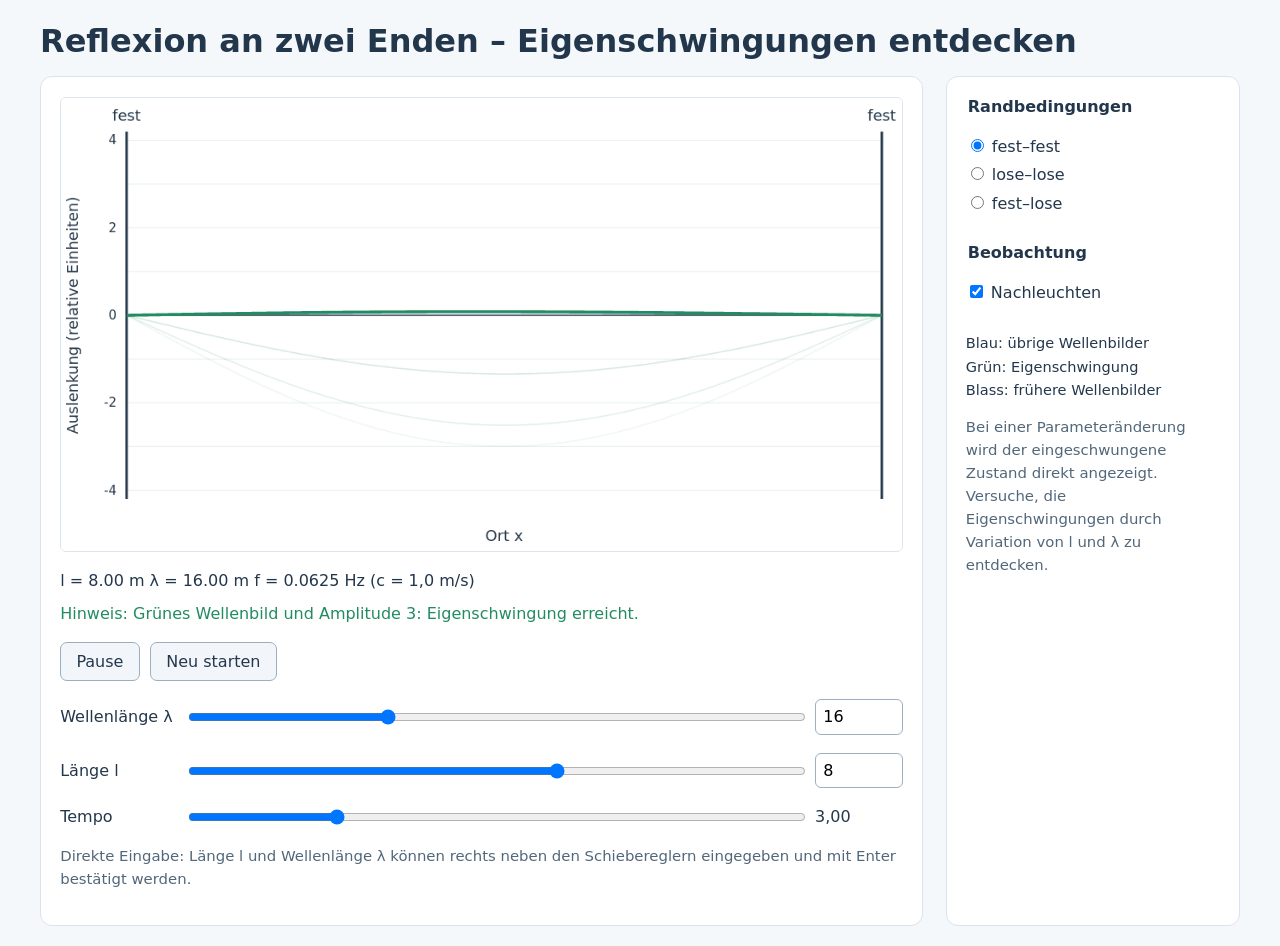
<file: simulationen/reflexion-zwei-enden/index.html>
<!doctype html>
<html lang="de"><head><meta charset="utf-8"><meta name="viewport" content="width=device-width,initial-scale=1">
<title>Reflexion an zwei Enden – Eigenschwingungen entdecken</title>
<style>
:root{font-family:system-ui,"Segoe UI",sans-serif;color:#23374c;background:#f5f8fb}*{box-sizing:border-box}body{margin:0;padding:1.2rem}main{max-width:1200px;margin:auto}h1{font-size:clamp(1.3rem,2.8vw,2rem);margin:.2rem 0 1rem}.layout{display:grid;grid-template-columns:minmax(0,3fr) minmax(230px,1fr);gap:1.4rem}.panel{background:#fff;border:1px solid #d9e3ed;border-radius:12px;padding:1.2rem;min-width:0}canvas{display:block;width:100%;height:auto;aspect-ratio:1.85;border:1px solid #dce5ee;border-radius:6px}.status{margin:1rem 0 .65rem;line-height:1.6;font-variant-numeric:tabular-nums}.hint{color:#228b62;margin:0 0 1.2rem}.actions{display:flex;gap:.65rem;margin:1rem 0}button{cursor:pointer;border:1px solid #9bafc2;background:#f2f6fa;color:#23374c;border-radius:7px;padding:.55rem .95rem;font:inherit}.setting{display:grid;grid-template-columns:115px minmax(0,1fr) 88px;gap:.7rem;align-items:center;margin:1.15rem 0}.setting input[type=range]{width:100%}.setting input[type=number]{width:100%;padding:.45rem;border:1px solid #9bafc2;border-radius:6px;font:inherit}.setting .value{font-variant-numeric:tabular-nums}fieldset{border:0;padding:0;margin:0 0 1.3rem}legend{font-weight:700;margin-bottom:.7rem}fieldset label{display:block;margin:.55rem 0;cursor:pointer}.help{font-size:.93rem;color:#51677a;line-height:1.55}.legend{font-size:.91rem;line-height:1.6}input:focus-visible,button:focus-visible{outline:3px solid #c58a2b;outline-offset:2px}@media(max-width:850px){.layout{grid-template-columns:1fr}.setting{grid-template-columns:100px minmax(0,1fr) 76px}}@media(max-width:450px){body{padding:.5rem}.panel{padding:.65rem}.setting{grid-template-columns:90px minmax(0,1fr) 70px;gap:.35rem;font-size:.85rem}}
</style></head><body><main><h1>Reflexion an zwei Enden – Eigenschwingungen entdecken</h1><div class="layout">
<section class="panel"><canvas id="plot" width="1000" height="540" role="img" aria-label="Animiertes Wellenbild zwischen zwei Enden"></canvas>
<p class="status" id="status"></p>
<p class="hint">Hinweis: Grünes Wellenbild und Amplitude 3: Eigenschwingung erreicht.</p>
<div class="actions"><button id="play">Pause</button><button id="reset">Neu starten</button></div>
<div class="setting"><label for="lambda">Wellenlänge λ</label><input id="lambda" type="range" min="1" max="48" step=".01" value="16"><input id="lambdaNumber" type="number" min="1" max="48" step="any" value="16" aria-label="Wellenlänge direkt eingeben"></div>
<div class="setting"><label for="length">Länge l</label><input id="length" type="range" min="2" max="12" step=".05" value="8"><input id="lengthNumber" type="number" min="2" max="12" step="any" value="8" aria-label="Länge direkt eingeben"></div>
<div class="setting"><label for="speed">Tempo</label><input id="speed" type="range" min=".25" max="12" step=".25" value="3"><output class="value" id="speedValue">3,00</output></div>
<p class="help">Direkte Eingabe: Länge l und Wellenlänge λ können rechts neben den Schiebereglern eingegeben und mit Enter bestätigt werden.</p>
</section><aside class="panel">
<fieldset><legend>Randbedingungen</legend><label><input type="radio" name="case" value="ff" checked> fest–fest</label><label><input type="radio" name="case" value="ll"> lose–lose</label><label><input type="radio" name="case" value="fl"> fest–lose</label></fieldset>
<fieldset><legend>Beobachtung</legend><label><input id="trails" type="checkbox" checked> Nachleuchten</label></fieldset>
<p class="legend">Blau: übrige Wellenbilder<br>Grün: Eigenschwingung<br>Blass: frühere Wellenbilder</p><p class="help">Bei einer Parameteränderung wird der eingeschwungene Zustand direkt angezeigt. Versuche, die Eigenschwingungen durch Variation von l und λ zu entdecken.</p>
</aside></div></main>
<script>
"use strict";
const C=1,N=35,DAMPING=.045,TARGET=3,BLUE="#2464c5",GREEN="#228b62";
const $=id=>document.getElementById(id);
const canvas=$("plot"),ctx=canvas.getContext("2d");
let L=8,lambda=16,kind="ff",speed=3,playing=true,t=0,lastTime=null,lastTrail=-1e30;
let modes=[],trail=[],sampleCount=500,omega=0,profileR=[],profileI=[],gamma=0;
const x=Array.from({length:sampleCount},(_,i)=>i/(sampleCount-1));
function eigenLambda(n){return kind==="fl"?4*L/(2*n-1):2*L/n}
function nearest(){let best=1,err=Infinity;for(let n=1;n<=N;n++){const e=Math.abs(lambda-eigenLambda(n));if(e<err){err=e;best=n}}return eigenLambda(best)}
function recompute(){
 omega=2*Math.PI*C/lambda;gamma=DAMPING*Math.PI*C/L;
 const kref=kind==="fl"?Math.PI/(2*L):Math.PI/L;
 let nearestIdx=0,min=Infinity;
 for(let j=0;j<N;j++){const k=(j+1-(kind==="fl"?.5:0))*Math.PI/L;const d=Math.abs(k-omega);if(d<min){min=d;nearestIdx=j}}
 const oref=(nearestIdx+1-(kind==="fl"?.5:0))*Math.PI/L;
 const width=.42*Math.PI/L;
 modes=[];
 for(let j=0;j<N;j++){
  const k=(j+1-(kind==="fl"?.5:0))*Math.PI/L;
  const w=Math.exp(-.5*((k-oref)/width)**2);
  const force=TARGET*2*gamma*oref*w;
  const a=k*k-omega*omega,b=2*gamma*omega,den=a*a+b*b;
  const ae=k*k-oref*oref,be=2*gamma*oref,dene=ae*ae+be*be;
  modes.push({k,re:force*a/den,im:-force*b/den,refR:force*ae/dene,refI:-force*be/dene});
 }
 // Normalize against the complex spatial amplitude envelope at the selected resonance.
 let peak=0;
 for(const u of x){let re=0,im=0;for(const m of modes){const phi=kind==="ll"?Math.cos(m.k*L*u):Math.sin(m.k*L*u);re+=m.refR*phi;im+=m.refI*phi}peak=Math.max(peak,Math.hypot(re,im))}
 const scale=peak>0?TARGET/peak:1;
 profileR=new Float64Array(sampleCount);profileI=new Float64Array(sampleCount);
 for(let i=0;i<sampleCount;i++){let re=0,im=0;for(const m of modes){const phi=kind==="ll"?Math.cos(m.k*L*x[i]):Math.sin(m.k*L*x[i]);re+=m.re*phi;im+=m.im*phi}profileR[i]=re*scale;profileI[i]=im*scale}
 // The Python version starts after the transient has decayed.
 t=7/gamma;trail=[];lastTrail=-1e30;
 $("status").textContent="l = "+L.toFixed(2)+" m     λ = "+lambda.toFixed(2)+" m     f = "+(C/lambda).toFixed(4)+" Hz     (c = 1,0 m/s)";
 draw();
}
function displacement(){const a=Math.cos(omega*t),b=Math.sin(omega*t);const y=new Float64Array(sampleCount);for(let i=0;i<sampleCount;i++)y[i]=profileR[i]*a-profileI[i]*b;return y}
function draw(){
 const W=canvas.width,H=canvas.height,pad={left:78,right:24,top:40,bottom:62},w=W-pad.left-pad.right,h=H-pad.top-pad.bottom;
 const px=u=>pad.left+u*w,py=v=>pad.top+(4.2-v)/8.4*h;
 ctx.clearRect(0,0,W,H);ctx.fillStyle="#fff";ctx.fillRect(0,0,W,H);
 ctx.strokeStyle="#e8eef3";ctx.lineWidth=1;
 for(let j=-4;j<=4;j++){ctx.beginPath();ctx.moveTo(pad.left,py(j));ctx.lineTo(W-pad.right,py(j));ctx.stroke()}
 ctx.strokeStyle="#27394b";ctx.lineWidth=1.5;ctx.beginPath();ctx.moveTo(pad.left,py(0));ctx.lineTo(W-pad.right,py(0));ctx.stroke();
 ctx.fillStyle="#27394b";ctx.font="18px system-ui";ctx.textAlign="center";
 ctx.fillText("Ort x",pad.left+w/2,H-12);
 ctx.save();ctx.translate(20,pad.top+h/2);ctx.rotate(-Math.PI/2);ctx.fillText("Auslenkung (relative Einheiten)",0,0);ctx.restore();
 ctx.font="15px system-ui";ctx.textAlign="right";
 for(let j=-4;j<=4;j+=2)ctx.fillText(String(j),pad.left-12,py(j)+5);
 ctx.strokeStyle="#27394b";ctx.lineWidth=3;
 for(const u of [0,1]){ctx.beginPath();ctx.moveTo(px(u),pad.top);ctx.lineTo(px(u),pad.top+h);ctx.stroke()}
 ctx.fillStyle="#27394b";ctx.textAlign="center";ctx.font="18px system-ui";
 ctx.fillText(kind==="ll"?"lose":"fest",px(0),pad.top-13);
 ctx.fillText(kind==="ff"?"fest":"lose",px(1),pad.top-13);
 const y=displacement(),green=Math.abs(lambda-nearest())/nearest()<.002,color=green?GREEN:BLUE;
 if(t-lastTrail>=lambda/(12*C)){trail.push(y);if(trail.length>9)trail.shift();lastTrail=t}
 function curve(values,alpha,lineWidth){ctx.beginPath();for(let i=0;i<sampleCount;i++){const X=px(x[i]),Y=py(values[i]);if(i===0)ctx.moveTo(X,Y);else ctx.lineTo(X,Y)}ctx.strokeStyle=color;ctx.globalAlpha=alpha;ctx.lineWidth=lineWidth;ctx.stroke()}
 if($("trails").checked)trail.forEach((v,i)=>curve(v,.07+.055*i,1.6));
 curve(y,1,3.6);ctx.globalAlpha=1;
}
function sync(id,num,val){$(id).value=String(val);$(num).value=val.toFixed(2)}
function apply(id,num,which,value){if(!Number.isFinite(value))return;const slider=$(id);if(value<Number(slider.min)||value>Number(slider.max))return; if(which==="l")L=value;else lambda=value;sync(id,num,value);recompute()}
for(const [id,num,which] of [["lambda","lambdaNumber","lambda"],["length","lengthNumber","l"]]){
 $(id).addEventListener("input",()=>apply(id,num,which,Number($(id).value)));
 $(num).addEventListener("change",()=>{const v=Number($(num).value.replace(",","."));if($(num).value.trim()&&Number.isFinite(v)&&v>=Number($(id).min)&&v<=Number($(id).max))apply(id,num,which,v);else sync(id,num,which==="l"?L:lambda)});
 $(num).addEventListener("keydown",e=>{if(e.key==="Enter")$(num).blur()});
}
$("speed").addEventListener("input",()=>{speed=Number($("speed").value);$("speedValue").textContent=speed.toFixed(2).replace(".",",")});
document.querySelectorAll('input[name="case"]').forEach(el=>el.addEventListener("change",()=>{if(el.checked){kind=el.value;recompute()}}));
$("trails").addEventListener("change",draw);
$("play").addEventListener("click",()=>{playing=!playing;$("play").textContent=playing?"Pause":"Start";lastTime=null});
$("reset").addEventListener("click",()=>recompute());
function frame(now){if(lastTime!==null&&playing){t+=Math.min(.1,(now-lastTime)/1000)*speed;draw()}lastTime=playing?now:null;requestAnimationFrame(frame)}
recompute();requestAnimationFrame(frame);
</script></body></html>
</file>
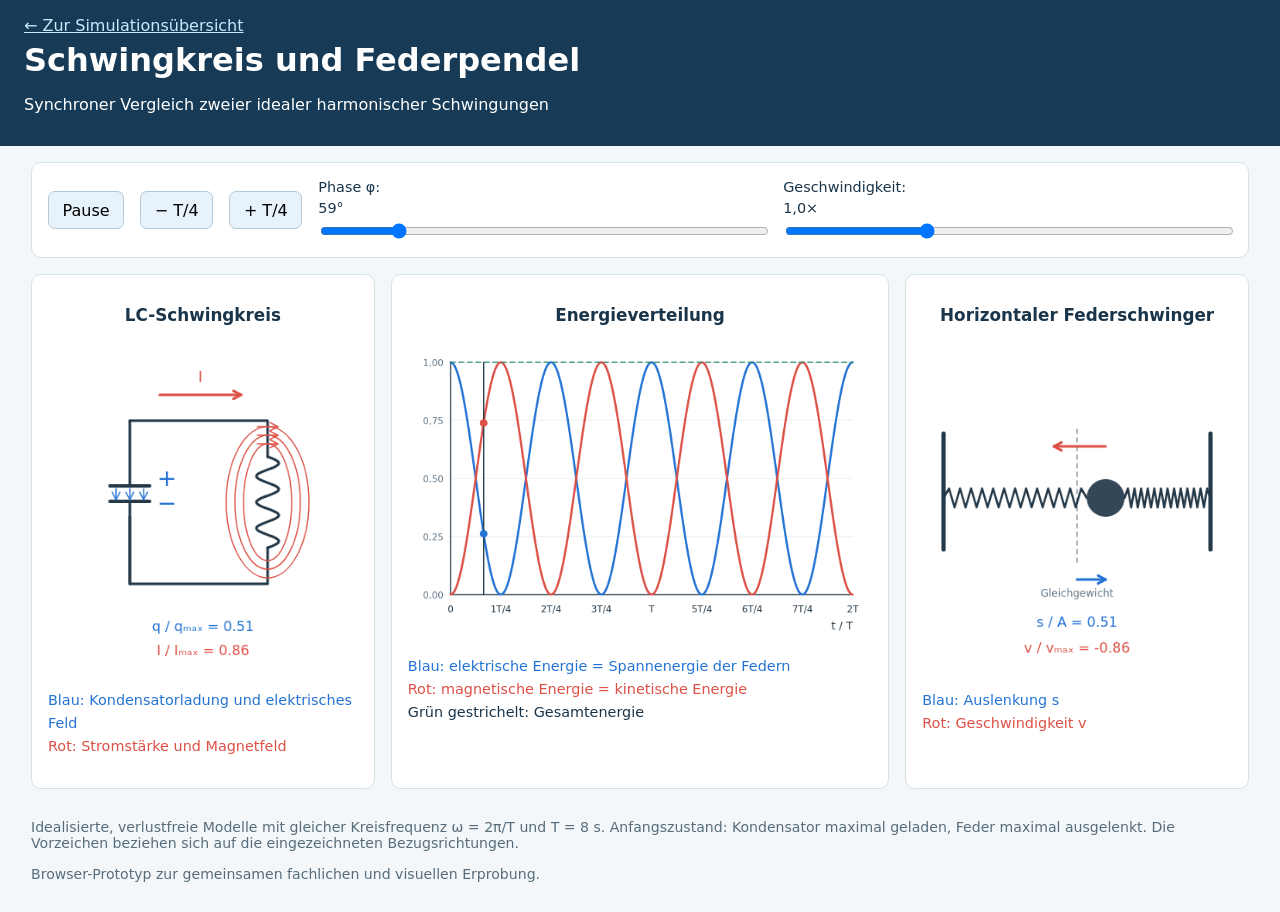
<file: simulationen/schwingkreis-vergleich/index.html>
<!doctype html><html lang="de"><head><meta charset="utf-8"><meta name="viewport" content="width=device-width,initial-scale=1"><title>Schwingkreis und Federpendel</title><style>
:root{font-family:system-ui,sans-serif;color:#1a354a;background:#f4f7fa}*{box-sizing:border-box}body{margin:0}header{background:#173b56;color:white;padding:1rem 1.5rem}header a{color:#c8eaff}h1{margin:.4rem 0}main{max-width:1250px;margin:auto;padding:1rem}section{background:white;border:1px solid #d6e1e8;border-radius:10px;padding:1rem;margin-bottom:1rem}.visuals{display:grid;grid-template-columns:1fr 1.45fr 1fr;gap:1rem}.visuals section{min-width:0}.visuals h2{text-align:center;font-size:1.05rem}canvas{display:block;width:100%;height:auto}.controls{display:grid;grid-template-columns:repeat(3,auto) 1fr 1fr;gap:1rem;align-items:center}button{font:inherit;border:1px solid #b5cad8;border-radius:7px;background:#e7f2fa;padding:.55rem .85rem;cursor:pointer}label{display:grid;gap:.3rem;font-size:.9rem}input{width:100%}.legend{font-size:.9rem;line-height:1.6}.blue{color:#2473d4}.red{color:#dc5046}.small{color:#566c7b;font-size:.88rem}@media(max-width:850px){.visuals{grid-template-columns:1fr 1fr}.visuals section:nth-child(2){grid-column:1/-1;grid-row:2}.controls{grid-template-columns:repeat(3,1fr)}.controls label{grid-column:1/-1}}@media(max-width:540px){.visuals{grid-template-columns:1fr}.visuals section:nth-child(2){grid-column:auto;grid-row:auto}}
</style></head><body><header><a href="../../index.html">← Zur Simulationsübersicht</a><h1>Schwingkreis und Federpendel</h1><p>Synchroner Vergleich zweier idealer harmonischer Schwingungen</p></header><main>
<section class="controls"><button id="play">Pause</button><button id="back">− T/4</button><button id="forward">+ T/4</button><label>Phase φ: <output id="phaseText">0°</output><input id="phase" type="range" min="0" max="360" step="1" value="0"></label><label>Geschwindigkeit: <output id="speedText">1,0×</output><input id="speed" type="range" min=".1" max="3" step=".1" value="1"></label></section>
<div class="visuals"><section><h2>LC-Schwingkreis</h2><canvas id="circuit" width="360" height="390"></canvas><p class="legend"><span class="blue">Blau: Kondensatorladung und elektrisches Feld</span><br><span class="red">Rot: Stromstärke und Magnetfeld</span></p></section><section><h2>Energieverteilung</h2><canvas id="energy" width="600" height="390"></canvas><p class="legend"><span class="blue">Blau: elektrische Energie = Spannenergie der Federn</span><br><span class="red">Rot: magnetische Energie = kinetische Energie</span><br>Grün gestrichelt: Gesamtenergie</p></section><section><h2>Horizontaler Federschwinger</h2><canvas id="spring" width="360" height="390"></canvas><p class="legend"><span class="blue">Blau: Auslenkung s</span><br><span class="red">Rot: Geschwindigkeit v</span></p></section></div>
<p class="small">Idealisierte, verlustfreie Modelle mit gleicher Kreisfrequenz ω = 2π/T und T = 8 s. Anfangszustand: Kondensator maximal geladen, Feder maximal ausgelenkt. Die Vorzeichen beziehen sich auf die eingezeichneten Bezugsrichtungen.</p>
<p class="small">Browser-Prototyp zur gemeinsamen fachlichen und visuellen Erprobung.</p></main><script>
"use strict";const $=id=>document.getElementById(id),PI=Math.PI,T=8,omega=2*PI/T;let phase=0,speed=1,playing=true,last=null;
const blue="#2473d4",red="#dc5046",green="#248866",ink="#243847";
function line(c,pts,color=ink,w=2){c.beginPath();pts.forEach((p,i)=>i?c.lineTo(...p):c.moveTo(...p));c.strokeStyle=color;c.lineWidth=w;c.stroke();}
function txt(c,s,x,y,color=ink,size=15,align="center"){c.fillStyle=color;c.font=size+"px system-ui";c.textAlign=align;c.fillText(s,x,y);}
function arrow(c,x1,y1,x2,y2,color=red,w=2){line(c,[[x1,y1],[x2,y2]],color,w);const a=Math.atan2(y2-y1,x2-x1),len=10;line(c,[[x2-len*Math.cos(a-.48),y2-len*Math.sin(a-.48)],[x2,y2],[x2-len*Math.cos(a+.48),y2-len*Math.sin(a+.48)]],color,w);}
function setup(id){const canvas=$(id),c=canvas.getContext("2d");c.clearRect(0,0,canvas.width,canvas.height);c.lineCap="round";c.lineJoin="round";return c;}
function circuit(q,i){const c=setup("circuit");const top=95,bottom=285,left=95,right=255;line(c,[[left,top],[right,top],[right,137]],ink,3);line(c,[[right,243],[right,bottom],[left,bottom],[left,207]],ink,3);line(c,[[left,top],[left,171]],ink,3);line(c,[[left,189],[left,bottom]],ink,3);line(c,[[72,171],[118,171]],ink,4);line(c,[[72,189],[118,189]],ink,4);let coil=[];for(let k=0;k<=110;k++){const y=137+106*k/110;coil.push([right+13*Math.sin(7*PI*k/110),y]);}line(c,coil,ink,3);
txt(c,q>=0?"+":"−",138,171,blue,27);txt(c,q>=0?"−":"+",138,200,blue,27);
const n=Math.round(Math.abs(q)*5);for(let k=0;k<n;k++){const x=79+k*32/Math.max(1,n-1);arrow(c,x,q>=0?174:187,x,q>=0?187:174,blue,1.4);}
if(Math.abs(i)>.03){arrow(c,177-55*i,65,177+55*i,65,red,3);txt(c,"I",177,50,red,18);}
const nmag=Math.round(Math.abs(i)*3);for(let k=0;k<nmag;k++){const rx=28+k*10,ry=68+k*10;c.beginPath();c.ellipse(right,190,rx,ry,0,0,2*PI);c.strokeStyle=red;c.lineWidth=1.4;c.stroke();const d=i>0?1:-1;arrow(c,right-12*d,190-ry,right+12*d,190-ry,red,1.5);}
txt(c,"q / qₘₐₓ = "+q.toFixed(2),180,340,blue,16);txt(c,"I / Iₘₐₓ = "+i.toFixed(2),180,368,red,16);}
function spring(q,i){const c=setup("spring"),y=185,center=180,x=center+65*q;line(c,[[25,110],[25,245]],ink,5);line(c,[[335,110],[335,245]],ink,5);c.setLineDash([5,5]);line(c,[[center,105],[center,265]],"#8b9ca8",1.5);c.setLineDash([]);function coil(x1,x2){let pts=[[x1,y]];const n=12;for(let k=0;k<=n*2;k++)pts.push([x1+(x2-x1)*(k+1)/(n*2+2),y+(k%2?11:-11)]);pts.push([x2,y]);line(c,pts,ink,2.5);}coil(25,x-22);coil(x+22,335);c.fillStyle="#344759";c.beginPath();c.arc(x,y,22,0,2*PI);c.fill();arrow(c,center,280,x,280,blue,3);if(Math.abs(i)>.025)arrow(c,x,125,x-70*i,125,red,3);txt(c,"s / A = "+q.toFixed(2),180,335,blue,16);txt(c,"v / vₘₐₓ = "+(-i).toFixed(2),180,365,red,16);txt(c,"Gleichgewicht",center,300,"#617485",12);}
function energy(q,i){const c=setup("energy"),x0=55,x1=575,y0=30,y1=330;const xx=t=>x0+(x1-x0)*t/2,yy=v=>y1-(y1-y0)*v;for(let k=0;k<=4;k++){const y=yy(k/4);line(c,[[x0,y],[x1,y]],"#e4eaf0",1);txt(c,(k/4).toFixed(2).replace(".",","),x0-9,y+5,"#647888",12,"right");}line(c,[[x0,y0],[x0,y1],[x1,y1]],ink,1.5);function curve(fn,color){const pts=[];for(let j=0;j<=360;j++){const t=j/180;pts.push([xx(t),yy(fn(t))]);}line(c,pts,color,2.8);}curve(t=>Math.cos(2*PI*t)**2,blue);curve(t=>Math.sin(2*PI*t)**2,red);c.setLineDash([6,5]);line(c,[[x0,yy(1)],[x1,yy(1)]],green,1.7);c.setLineDash([]);for(let k=0;k<=8;k++){const t=k/4;txt(c,k===0?"0":k===4?"T":k===8?"2T":k+"T/4",xx(t),y1+23,ink,12);}const t=phase/(2*PI);line(c,[[xx(t),y0],[xx(t),y1]],ink,1.6);for(const [v,color] of [[q*q,blue],[i*i,red]]){c.beginPath();c.arc(xx(t),yy(v),5,0,2*PI);c.fillStyle=color;c.fill();}txt(c,"t / T",x1,y1+45,ink,14,"right");}
function render(){const q=Math.cos(phase),i=Math.sin(phase);circuit(q,i);spring(q,i);energy(q,i);$("phase").value=(phase*180/PI).toFixed(2);$("phaseText").textContent=Math.round(phase*180/PI)+"°";}
function pause(){playing=false;$("play").textContent="Start";last=null;}
$("play").onclick=()=>{playing=!playing;$("play").textContent=playing?"Pause":"Start";last=null;};
$("back").onclick=()=>{pause();phase=(phase-PI/2+2*PI)%(2*PI);render();};
$("forward").onclick=()=>{pause();phase=(phase+PI/2)%(2*PI);render();};
$("phase").oninput=e=>{pause();phase=Number(e.target.value)*PI/180;render();};
$("speed").oninput=e=>{speed=Number(e.target.value);$("speedText").textContent=speed.toFixed(1).replace(".",",")+"×";};
function tick(now){if(playing&&last!==null){const dt=Math.min(100,now-last)/1000;phase=(phase+omega*dt*speed)%(2*PI);render();}last=playing?now:null;requestAnimationFrame(tick);}render();requestAnimationFrame(tick);
</script></body></html>
</file>
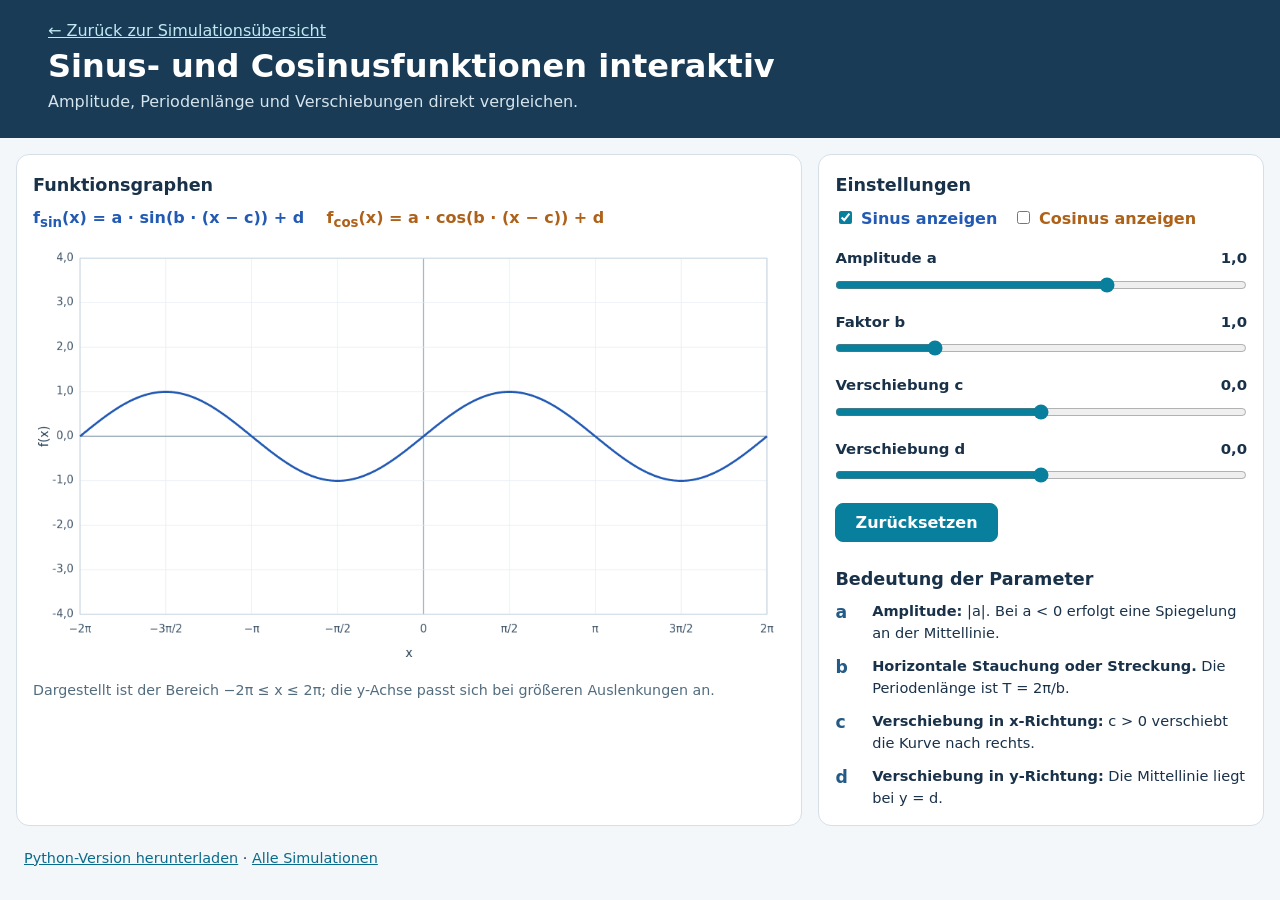
<file: simulationen/sinusfunktion/index.html>
<!doctype html>
<html lang="de">
<head>
<meta charset="utf-8"><meta name="viewport" content="width=device-width,initial-scale=1">
<meta name="description" content="Sinus- und Cosinusfunktionen mit vier Parametern a, b, c und d interaktiv untersuchen">
<title>Sinus- und Cosinusfunktionen interaktiv</title>
<link rel="stylesheet" href="style.css">
<script src="simulation.js" defer></script>
</head>
<body>
<header><a href="../../index.html">← Zurück zur Simulationsübersicht</a><h1>Sinus- und Cosinusfunktionen interaktiv</h1><p>Amplitude, Periodenlänge und Verschiebungen direkt vergleichen.</p></header>
<main>
<section class="panel graph">
  <h2>Funktionsgraphen</h2>
  <div class="formulas"><span class="sin">f<sub>sin</sub>(x) = a · sin(b · (x − c)) + d</span><span class="cos">f<sub>cos</sub>(x) = a · cos(b · (x − c)) + d</span></div>
  <canvas id="plot" width="1040" height="590" role="img" aria-label="Kartesisches Diagramm der ausgewählten Sinus- und Cosinuskurven"></canvas>
  <p class="hint">Dargestellt ist der Bereich −2π ≤ x ≤ 2π; die y-Achse passt sich bei größeren Auslenkungen an.</p>
</section>
<section class="panel controls">
<h2>Einstellungen</h2>
<div class="checks">
<label class="sin"><input type="checkbox" id="showSin" checked> Sinus anzeigen</label>
<label class="cos"><input type="checkbox" id="showCos"> Cosinus anzeigen</label>
</div>
<div class="sliders">
<label for="a"><span>Amplitude a</span><output id="aOut" for="a">1,0</output></label>
<input type="range" id="a" min="-3" max="3" step="0.1" value="1">
<label for="b"><span>Faktor b</span><output id="bOut" for="b">1,0</output></label>
<input type="range" id="b" min="0.1" max="4" step="0.1" value="1">
<label for="c"><span>Verschiebung c</span><output id="cOut" for="c">0,0</output></label>
<input type="range" id="c" min="-6.3" max="6.3" step="0.1" value="0">
<label for="d"><span>Verschiebung d</span><output id="dOut" for="d">0,0</output></label>
<input type="range" id="d" min="-3" max="3" step="0.1" value="0">
</div>
<button type="button" id="reset">Zurücksetzen</button>
<h2 class="meaning-title">Bedeutung der Parameter</h2>
<dl class="meanings">
  <dt>a</dt><dd><strong>Amplitude:</strong> |a|. Bei a &lt; 0 erfolgt eine Spiegelung an der Mittellinie.</dd>
  <dt>b</dt><dd><strong>Horizontale Stauchung oder Streckung.</strong> Die Periodenlänge ist T = 2π/b.</dd>
  <dt>c</dt><dd><strong>Verschiebung in x-Richtung:</strong> c &gt; 0 verschiebt die Kurve nach rechts.</dd>
  <dt>d</dt><dd><strong>Verschiebung in y-Richtung:</strong> Die Mittellinie liegt bei y = d.</dd>
</dl>
</section>
</main>
<footer><a href="../../downloads/python/sinus-geogebra/sinusfunktion.py" download>Python-Version herunterladen</a> · <a href="../../index.html">Alle Simulationen</a></footer>
</body></html>
</file>
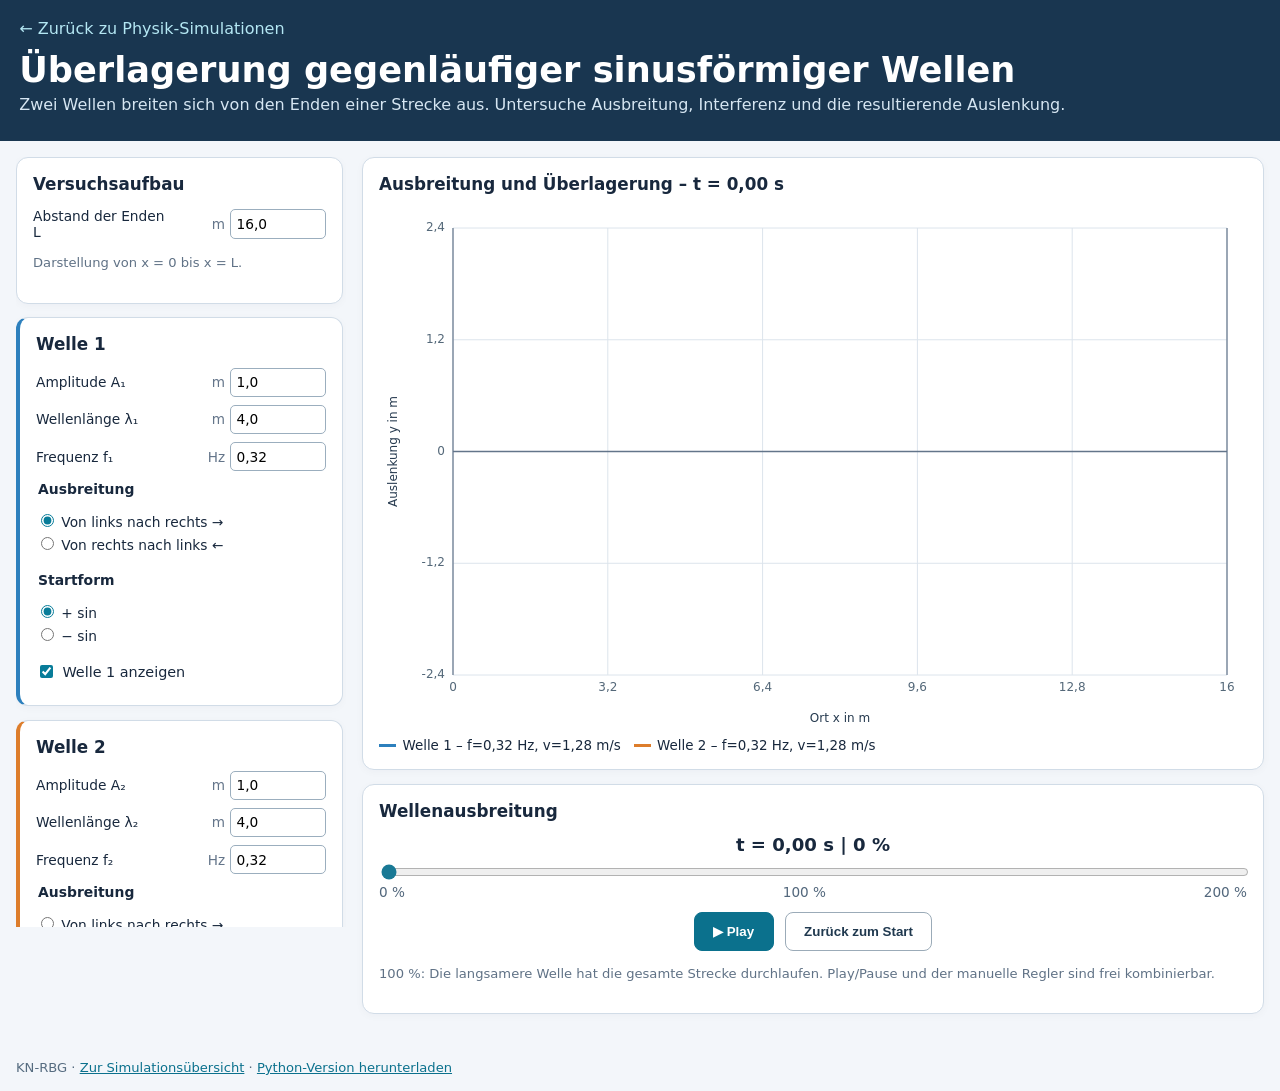
<file: simulationen/wellenueberlagerung/index.html>
<!doctype html>
<html lang="de"><head><meta charset="utf-8"><meta name="viewport" content="width=device-width,initial-scale=1"><meta name="description" content="Wellenüberlagerung – interaktive Physik-Simulation"><title>Wellenüberlagerung | Physik-Simulationen</title><link rel="stylesheet" href="style.css"><script src="simulation.js?v=20261124-sinus" defer></script></head>
<body><header><a class="back" href="../../index.html">← Zurück zu Physik-Simulationen</a><h1>Überlagerung gegenläufiger sinusförmiger Wellen</h1><p>Zwei Wellen breiten sich von den Enden einer Strecke aus. Untersuche Ausbreitung, Interferenz und die resultierende Auslenkung.</p></header>
<main><aside aria-label="Simulationsparameter">
<section class="panel"><h2>Versuchsaufbau</h2><label class="field">Abstand der Enden L <span>m</span><input id="L" inputmode="decimal" value="16,0" autocomplete="off"></label><p class="hint">Darstellung von x = 0 bis x = L.</p></section>
<section class="panel wave1"><h2>Welle 1</h2>
<label class="field">Amplitude A₁ <span>m</span><input id="A1" inputmode="decimal" value="1,0"></label>
<label class="field">Wellenlänge λ₁ <span>m</span><input id="lambda1" inputmode="decimal" value="4,0"></label>
<label class="field">Frequenz f₁ <span>Hz</span><input id="f1" inputmode="decimal" value="0,32"></label>
<fieldset><legend>Ausbreitung</legend><label><input type="radio" name="richtung1" value="1" checked> Von links nach rechts →</label><label><input type="radio" name="richtung1" value="-1"> Von rechts nach links ←</label></fieldset>
<fieldset><legend>Startform</legend><label><input type="radio" name="vorzeichen1" value="1" checked> + sin</label><label><input type="radio" name="vorzeichen1" value="-1"> − sin</label></fieldset>
<label class="check"><input id="zeige1" type="checkbox" checked> Welle 1 anzeigen</label></section>
<section class="panel wave2"><h2>Welle 2</h2>
<label class="field">Amplitude A₂ <span>m</span><input id="A2" inputmode="decimal" value="1,0"></label>
<label class="field">Wellenlänge λ₂ <span>m</span><input id="lambda2" inputmode="decimal" value="4,0"></label>
<label class="field">Frequenz f₂ <span>Hz</span><input id="f2" inputmode="decimal" value="0,32"></label>
<fieldset><legend>Ausbreitung</legend><label><input type="radio" name="richtung2" value="1"> Von links nach rechts →</label><label><input type="radio" name="richtung2" value="-1" checked> Von rechts nach links ←</label></fieldset>
<fieldset><legend>Startform</legend><label><input type="radio" name="vorzeichen2" value="1" checked> + sin</label><label><input type="radio" name="vorzeichen2" value="-1"> − sin</label></fieldset>
<label class="check"><input id="zeige2" type="checkbox" checked> Welle 2 anzeigen</label></section>
<section class="panel"><h2>Überlagerung</h2><label class="check"><input type="checkbox" id="summe"> Überlagerung y₁ + y₂ anzeigen</label><p class="hint">Die Summe wird nur dort gezeichnet, wo beide Wellen angekommen sind.</p></section>
<button type="button" id="uebernehmen" class="primary wide">Werte übernehmen / neu starten</button>
<p class="hint">Zusammenhänge: ω = 2πf · v = f · λ</p></aside>
<div class="display"><section class="panel plot-panel"><h2 id="plot-title">Ausbreitung und Überlagerung – t = 0,00 s</h2><div class="plot-wrap"><canvas id="diagramm" role="img" aria-label="Diagramm der beiden Wellen über dem Ort"></canvas></div><div id="legende" class="legend" aria-live="polite"></div></section>
<section class="panel transport"><h2>Wellenausbreitung</h2><output id="zeit-label" for="zeit">t = 0,00 s | 0 %</output>
<input aria-label="Zeitregler, 0 bis 200 Prozent" id="zeit" type="range" min="0" max="200" value="0" step="0.1">
<div class="tick-labels"><span>0 %</span><span>100 %</span><span>200 %</span></div><div class="actions"><button id="play" type="button" class="primary">▶ Play</button><button id="reset" type="button">Zurück zum Start</button></div><p class="hint">100 %: Die langsamere Welle hat die gesamte Strecke durchlaufen. Play/Pause und der manuelle Regler sind frei kombinierbar.</p></section><p id="fehler" class="error" role="alert" hidden></p>
</div></main><footer>KN-RBG · <a href="../../index.html">Zur Simulationsübersicht</a> · <a href="../../downloads/python/wellenueberlagerung/Ueberlagerung_Wellen.py" download>Python-Version herunterladen</a></footer>
</body></html>
</file>
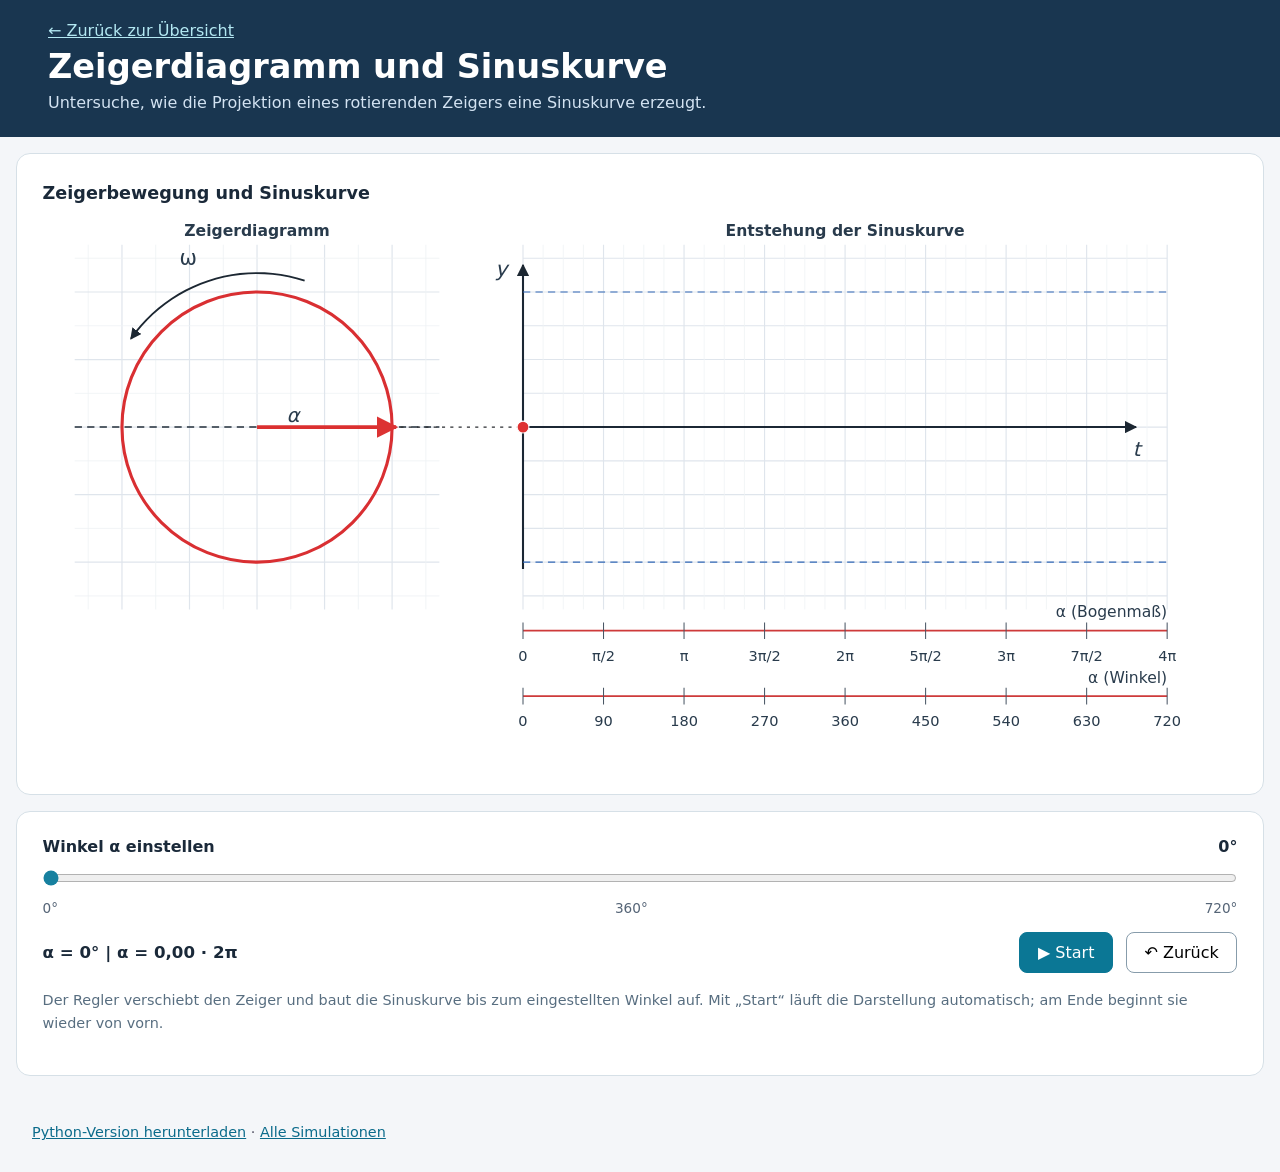
<file: simulationen/zeigerdiagramm/index.html>
<!doctype html>
<html lang="de"><head><meta charset="utf-8"><meta name="viewport" content="width=device-width,initial-scale=1"><meta name="description" content="Interaktives Zeigerdiagramm und Sinuskurve"><title>Zeigerdiagramm und Sinuskurve | Physik-Simulationen</title><link rel="stylesheet" href="style.css"><script src="simulation.js" defer></script></head>
<body><header><a href="../../index.html">← Zurück zur Übersicht</a><h1>Zeigerdiagramm und Sinuskurve</h1><p>Untersuche, wie die Projektion eines rotierenden Zeigers eine Sinuskurve erzeugt.</p></header>
<main>
<section class="panel display"><h2>Zeigerbewegung und Sinuskurve</h2>
<div class="diagram"><svg id="plot" viewBox="0 0 1150 535" role="img" aria-label="Links rotierender Zeiger auf dem Einheitskreis, rechts die synchron wachsende Sinuskurve und darunter Winkel- und Bogenmaßskalen"><title>Zeigerdiagramm und Sinuskurve</title></svg></div>
</section>
<section class="panel controls">
<label for="winkel" class="slider-title">Winkel α einstellen <output id="winkelwert" for="winkel">0°</output></label>
<input id="winkel" aria-label="Winkel von 0 bis 720 Grad" type="range" min="0" max="720" step="1" value="0">
<div class="ticks"><span>0°</span><span>360°</span><span>720°</span></div>
<div class="row"><div id="winkelanzeige" class="readout">α = 0° | α = 0,00 · 2π</div><button id="play" type="button" aria-pressed="false">▶ Start</button><button id="reset" type="button">↶ Zurück</button></div>
<p class="hint">Der Regler verschiebt den Zeiger und baut die Sinuskurve bis zum eingestellten Winkel auf. Mit „Start“ läuft die Darstellung automatisch; am Ende beginnt sie wieder von vorn.</p>
</section>
</main><footer><a href="../../downloads/python/zeigerdiagramm/zeigerdiagramm.py" download>Python-Version herunterladen</a> · <a href="../../index.html">Alle Simulationen</a></footer>
</body></html>
</file>
<file: assets/style.css>
:root{font-family:system-ui,-apple-system,"Segoe UI",sans-serif;color:#14253d;background:#f5f8fb}*{box-sizing:border-box}body{margin:0}header{background:linear-gradient(125deg,#12283f,#205579);color:white;padding:3rem max(1.5rem,calc((100vw - 1100px)/2))}header p{max-width:740px;line-height:1.7}h1{font-size:clamp(2rem,5vw,3.1rem);margin:.35rem 0}main{max-width:1100px;margin:auto;padding:2rem 1.3rem 5rem}.eyebrow{color:#90dae3;letter-spacing:.15em;text-transform:uppercase;font-size:.8rem;font-weight:700}.intro{color:#40546a;line-height:1.65}.mode{display:flex;flex-wrap:wrap;gap:1.3rem;background:white;border:1px solid #d8e1eb;border-radius:12px;padding:1rem 1.4rem}.mode legend{font-weight:700}.mode label{cursor:pointer}.filters{display:grid;grid-template-columns:repeat(auto-fit,minmax(200px,1fr));gap:1rem;margin:1.2rem 0}.filters label{font-weight:600;font-size:.9rem;display:grid;gap:.4rem}.filters input,.filters select{padding:.7rem;border-radius:8px;border:1px solid #aebecd;background:white;font:inherit;width:100%;min-width:0}.topic{margin:2rem 0}.topic h2{border-bottom:2px solid #c9dbe4;padding-bottom:.65rem;font-size:1.25rem}.grid{display:grid;grid-template-columns:repeat(auto-fit,minmax(260px,1fr));gap:1rem;margin-top:1rem}.card{background:white;border:1px solid #d8e1eb;border-radius:14px;padding:1.4rem;box-shadow:0 4px 14px #12283f0a}.card h3{font-size:1.08rem;margin:0 0 .7rem}.card p{color:#43566d;line-height:1.5}.meta,.empty{color:#66758a;font-size:.87rem}.links{display:flex;gap:1rem;flex-wrap:wrap}.links a{color:#086d8c;font-weight:700;text-decoration:underline;text-underline-offset:3px}.count{font-weight:700;color:#30556a}a:focus-visible,input:focus-visible,select:focus-visible{outline:3px solid #d18a19;outline-offset:3px}footer{border-top:1px solid #d8e1eb;max-width:1100px;margin:auto;padding:1.6rem;color:#567;font-size:.9rem}
/* QR-Code-Steuerung für Unterricht und Beamer */
.links{align-items:center;gap:.65rem 1rem}
.links .qr-display-button{appearance:none;background:transparent;border:0;padding:0;color:#086d8c;font:inherit;font-weight:700;text-decoration:underline;text-underline-offset:3px;cursor:pointer}
.links .qr-display-button:hover,.links a:hover{color:#054b68}
.links .qr-display-button:focus-visible{outline:3px solid #d18a19;outline-offset:3px}
.qr-dialog{border:0;border-radius:18px;padding:clamp(.85rem,2vw,1.5rem);width:min(94vw,780px);max-width:94vw;max-height:96vh;box-shadow:0 18px 60px #0006;text-align:center;background:#fff;color:#14253d}
.qr-dialog::backdrop{background:rgba(7,18,31,.82)}
.qr-dialog-head{display:flex;align-items:center;justify-content:space-between;gap:.75rem;text-align:left}
.qr-dialog-head h2{margin:.2rem 0;font-size:clamp(1.05rem,2.4vw,1.5rem);border:0;padding:0}
.qr-dialog-head button{flex-shrink:0;border:1px solid #9eafbc;border-radius:8px;background:#f5f8fa;color:#14253d;padding:.55rem .7rem;cursor:pointer;font:inherit;font-size:.88rem}
.qr-dialog-head button:focus-visible{outline:3px solid #d18a19;outline-offset:2px}
.qr-instruction{font-size:clamp(.85rem,1.7vw,1rem);margin:.4rem 0 .6rem;color:#354e62}
.qr-image{display:block;width:min(100%,calc(96vh - 170px));height:auto;max-height:calc(96vh - 170px);margin:0 auto;object-fit:contain;aspect-ratio:1}
.qr-target{font-size:.76rem;margin:.5rem 0 0;overflow-wrap:anywhere;color:#4c667b}
@media(max-height:500px){.qr-instruction,.qr-target{display:none}.qr-image{width:min(100%,calc(96vh - 70px));max-height:calc(96vh - 70px)}}
</file>
<file: simulationen/fourier/style.css>
:root{font-family:system-ui,-apple-system,"Segoe UI",sans-serif;color:#173149;background:#f4f7fa}*{box-sizing:border-box}body{margin:0}header{padding:1.3rem clamp(1rem,4vw,3rem);background:#193c58;color:#fff}header h1{margin:.4rem 0;font-size:clamp(1.5rem,3vw,2rem)}header p{color:#d3e3f0}header a{color:#b6e8f4}.subnav{display:flex;gap:.8rem;flex-wrap:wrap;max-width:1500px;margin:1rem auto 0;padding:0 1rem}.subnav a{color:#12617e;font-weight:700;text-decoration:none;background:#e9f1f6;padding:.65rem .9rem;border-radius:8px}.subnav a.active{background:#175878;color:white}main{max-width:1500px;margin:auto;display:grid;grid-template-columns:minmax(285px,325px) minmax(0,1fr);gap:1rem;padding:1rem;align-items:start}.panel{background:white;border:1px solid #d7e1e8;border-radius:12px;padding:1rem;min-width:0}.panel h2{font-size:1.06rem;margin:.1rem 0 .8rem}.controls{display:grid;gap:.7rem}.controls label{font-size:.92rem;font-weight:650;display:flex;gap:.5rem;justify-content:space-between}.controls select{font:inherit;padding:.55rem;border:1px solid #a8b7c4;border-radius:7px;width:100%;background:white}.controls input[type=range]{accent-color:#117c9d;width:100%}.controls input:disabled{opacity:.45}.step-row{display:grid;grid-template-columns:auto 1fr auto;gap:.4rem;align-items:center}.controls button{font:inherit;color:#175a74;border:1px solid #b2c8d4;border-radius:7px;background:#eaf4f9;padding:.38rem .7rem;cursor:pointer}.checks{display:grid;gap:.55rem;margin:.55rem 0}.checks label{justify-content:start;align-items:center;font-weight:550}.checks input{accent-color:#087f9c}.info{font-weight:700;font-size:.88rem;color:#465c72}.description{font-size:.85rem;line-height:1.6;color:#53697c}.controls a,footer a{color:#087297}.plots{display:grid;grid-template-columns:repeat(2,minmax(0,1fr));gap:1rem}.plots .wide{grid-column:1/-1}.plots canvas{width:100%;height:auto;display:block}.legend{display:flex;gap:1rem;flex-wrap:wrap;font-size:.77rem;font-weight:650;margin-top:.35rem}.legend span:before{content:"—";margin-right:.22rem}.gray{color:#747f8c}.purple{color:#864aab}.red{color:#c04747}.takeaway{max-width:1450px;margin:0 auto;padding:0 1.3rem 1rem;line-height:1.6;font-size:.91rem}footer{max-width:1500px;margin:0 auto;padding:1rem 1.5rem 2rem;font-size:.9rem}@media(max-width:1080px){main{grid-template-columns:1fr}.controls{display:grid;grid-template-columns:repeat(2,minmax(0,1fr))}.controls .checks,.controls .info,.controls .description,.controls p{grid-column:1/-1}}@media(max-width:650px){.plots{display:block}.plots .panel{margin-bottom:1rem}.controls{display:grid;grid-template-columns:1fr}.controls .checks,.controls .info,.controls .description,.controls p{grid-column:1}main{padding:.6rem}.panel{padding:.75rem}}
.epicycle-main .epicycle-controls{display:grid;gap:.75rem}.epicycle-controls>label{display:flex;align-items:center;justify-content:space-between;font-weight:650;font-size:.93rem}.epicycle-controls input[type=range]{accent-color:#0e7f9d;width:100%}.word-line{display:flex;flex-wrap:wrap;gap:.45rem}.word-line input{min-width:130px;flex:1;padding:.5rem;border:1px solid #aabfcf;border-radius:7px;font:inherit}.epicycle-controls button{font:inherit;font-weight:650;color:#175a74;background:#eaf4f9;border:1px solid #b2c8d4;padding:.48rem .7rem;border-radius:7px;cursor:pointer}.actions{display:flex;gap:.55rem;flex-wrap:wrap}.epicycle-controls .checks{display:grid;gap:.5rem}.epicycle-controls .checks label{justify-content:start;font-weight:550}.blue{color:#2478ba}.green{color:#27875e}.error{color:#a12c36;font-weight:600;font-size:.88rem}.error:empty{display:none}
</file>
<file: simulationen/gleichlaufende-wellen/style.css>
:root{font-family:system-ui,-apple-system,"Segoe UI",sans-serif;background:#f4f7fb;color:#1b2c3e}*{box-sizing:border-box}body{margin:0}header{padding:1.4rem clamp(1rem,4vw,3rem);background:#173750;color:white}header a{color:#b6e3f0}header h1{margin:.45rem 0;font-size:clamp(1.4rem,2.8vw,2rem)}header p{margin:.4rem 0;color:#d4e5f1}main{max-width:1460px;margin:auto;padding:1rem;display:grid;grid-template-columns:minmax(0,1.7fr) minmax(310px,1fr);gap:1rem;align-items:start}.panel{background:white;border:1px solid #d5e0ea;border-radius:12px;padding:1rem;min-width:0}.panel h2{font-size:1.08rem;margin:.2rem 0 .9rem}canvas{width:100%;height:auto;display:block;aspect-ratio:1080/520}.legend{display:flex;gap:.5rem 1.2rem;flex-wrap:wrap;font-weight:650;font-size:.9rem;margin:.5rem 0}.w1{color:#1976d2}.w2{color:#b57711}.sum{color:#208c54}.hear{color:#7a3eb1}.info{font-size:.92rem;color:#405a71}.settings{display:grid;grid-template-columns:repeat(2,minmax(0,1fr));gap:.7rem}.settings fieldset{border:1px solid #dce4eb;border-radius:8px;min-width:0;padding:.8rem;margin:0}.settings legend{font-weight:700;font-size:.9rem}.settings label:not(.check){display:flex;justify-content:space-between;gap:.4rem;font-size:.9rem}.settings input[type=range]{display:block;width:100%;margin:.45rem 0 .7rem;accent-color:#117b9a}.settings output{font-variant-numeric:tabular-nums;font-weight:700;white-space:nowrap}.settings .check{display:block;margin:.5rem 0;font-size:.91rem}.check input{accent-color:#137c98}.presets{display:flex;flex-wrap:wrap;gap:.35rem}.presets button{background:#e4f2f7;color:#16536b;border:1px solid #8fbdcf;font-size:.85rem;padding:.4rem .55rem;border-radius:7px;cursor:pointer;font-weight:650}.actions{display:flex;align-items:center;flex-wrap:wrap;gap:.7rem;margin-top:1rem}.actions button{border:1px solid #127a98;background:#127a98;color:white;padding:.6rem 1rem;border-radius:8px;cursor:pointer;font:inherit;font-weight:600}.actions button+button{background:white;color:#115f7d}.small{font-size:.85rem;color:#526a7e;line-height:1.5}button:focus-visible,input:focus-visible{outline:3px solid #d89c31;outline-offset:2px}footer{padding:1rem 2rem 2rem;max-width:1460px;margin:auto;font-size:.9rem}footer a{color:#096e8c}@media(max-width:1150px){main{display:block}.plot-panel{margin-bottom:1rem}.settings{grid-template-columns:repeat(auto-fit,minmax(200px,1fr))}}@media(max-width:540px){.settings{display:block}.settings fieldset{margin:.6rem 0}main{padding:.65rem}.panel{padding:.75rem}}
.distance-marks{display:flex;justify-content:space-between;color:#4d6175;font-size:.79rem;font-variant-numeric:tabular-nums;margin:-.3rem 0 .35rem}.distance-marks span{display:block}.settings fieldset .small{margin:.4rem 0 0}

main{display:grid;grid-template-columns:minmax(0,1fr)}.diagrams{display:grid;grid-template-columns:minmax(0,2.5fr) minmax(0,1fr);gap:1rem;align-items:center}.phasor-panel h3{font-size:.95rem;text-align:center;margin:0}.phasor-panel canvas{aspect-ratio:1}.settings{grid-template-columns:repeat(auto-fit,minmax(180px,1fr))}@media(max-width:650px){.diagrams{grid-template-columns:1fr}.phasor-panel{max-width:320px;width:100%;margin:auto}}@media(max-width:540px){.settings{display:block}}
</file>
<file: simulationen/mehrfachspalt/style.css>
:root{font-family:system-ui,-apple-system,"Segoe UI",sans-serif;background:#f4f7fb;color:#182c40}*{box-sizing:border-box}body{margin:0}header{background:#193951;color:white;padding:1.3rem clamp(1rem,4vw,3rem)}header a{color:#bfe8f0}header h1{font-size:clamp(1.4rem,2.5vw,2rem);margin:.5rem 0}header p{color:#d0e3f2}main{max-width:1500px;margin:auto;padding:1rem;display:grid;grid-template-columns:minmax(270px,340px) minmax(0,1fr);gap:1rem;align-items:start}.panel{background:white;border:1px solid #d5e2eb;border-radius:12px;padding:1.15rem;min-width:0}h2{font-size:1.16rem;margin:.2rem 0 1rem}.controls form{display:grid;gap:.8rem}.controls label:not(.check){display:grid;grid-template-columns:minmax(0,1fr) minmax(90px,115px);align-items:center;gap:.5rem;font-size:.92rem;font-weight:550}.controls label>input{width:100%;min-width:0}.controls input{padding:.5rem;border:1px solid #9eacbc;border-radius:6px;font:inherit}.controls .withunit{display:grid;grid-template-columns:minmax(0,1fr) auto;gap:.4rem;align-items:center}.controls .withunit>input{width:100%;min-width:0}.controls .withunit>span{color:#566c7f;font-size:.83rem}.controls hr{width:100%;border:0;border-top:1px solid #e0e6ed;margin:.3rem 0}.controls h3{font-size:.97rem;margin:0}.controls .check{font-size:.92rem;display:flex;align-items:center;gap:.5rem;cursor:pointer}.controls .check input{width:1rem;height:1rem;accent-color:#087f9c}.actions{display:flex;flex-wrap:wrap;gap:.55rem}.actions button{font:inherit;font-weight:650;border:1px solid #087f9c;border-radius:7px;padding:.6rem .8rem;background:#087f9c;color:white;cursor:pointer}.actions button.light{background:white;color:#076a83}button:focus-visible,input:focus-visible{outline:3px solid #dc9a2b;outline-offset:2px}#error{color:#af2631;margin:0;font-weight:650}#error:empty{display:none}.plot h2{margin-bottom:.4rem}.plot p{color:#4f6678;margin:.25rem 0}.plot canvas{display:block;width:100%;height:auto;aspect-ratio:1120/670;margin:.7rem 0}.legend{display:flex;gap:1.2rem;flex-wrap:wrap;font-size:.88rem;font-weight:600;color:#4a5f6f}.line-sample{display:inline-block;width:26px;height:3px;background:#206ea7;vertical-align:middle;margin-right:.4rem}.line-sample.red{background:#c34545}footer{max-width:1500px;margin:auto;padding:0 1.5rem 2rem;font-size:.9rem}footer a{color:#096d8a}@media(max-width:960px){main{display:block}.controls{margin-bottom:1rem}.controls form{grid-template-columns:repeat(2,minmax(0,1fr))}.controls form>hr,.controls form>h3,.controls form>.actions,.controls form>#error{grid-column:1/-1}.controls label:not(.check){grid-template-columns:minmax(0,1fr) minmax(90px,115px)}}@media(max-width:580px){.controls form{display:grid;grid-template-columns:1fr}.controls form>hr,.controls form>h3,.controls form>.actions,.controls form>#error{grid-column:auto}.panel{padding:.75rem}main{padding:.6rem}}
</file>
<file: simulationen/sinusfunktion/style.css>
:root{font-family:system-ui,-apple-system,"Segoe UI",sans-serif;color:#193149;background:#f4f7fa}*{box-sizing:border-box}body{margin:0}header{background:#193b55;color:white;padding:1.3rem clamp(1rem,4vw,3rem)}header a{color:#c1e9f2}header h1{font-size:clamp(1.5rem,3vw,2rem);margin:.45rem 0}header p{color:#d5e4ed;margin:.4rem 0}main{display:grid;grid-template-columns:minmax(0,1.5fr) minmax(310px,.85fr);gap:1rem;max-width:1510px;margin:auto;padding:1rem}.panel{background:#fff;border:1px solid #d5dfe8;border-radius:13px;padding:1rem;min-width:0}h2{font-size:1.1rem;margin:.2rem 0 .85rem}.formulas{display:flex;gap:.6rem 1.4rem;flex-wrap:wrap;font-size:clamp(.86rem,1.25vw,1rem);font-weight:650;margin:.5rem 0}.sin{color:#235ab4}.cos{color:#ae6118}canvas{display:block;width:100%;height:auto;aspect-ratio:1040/590}.hint{font-size:.89rem;color:#526c7e;line-height:1.55}.checks{display:flex;flex-wrap:wrap;gap:.65rem 1rem;margin:.4rem 0 1.3rem;font-weight:650}.checks label{cursor:pointer}.checks input{accent-color:#087f9c}.sliders label{display:flex;justify-content:space-between;gap:1rem;font-weight:600;font-size:.93rem}.sliders output{font-variant-numeric:tabular-nums}.sliders input{display:block;width:100%;margin:.6rem 0 1.25rem;accent-color:#087f9c}button{border:1px solid #087f9c;color:white;background:#087f9c;border-radius:8px;padding:.55rem 1.2rem;cursor:pointer;font:inherit;font-weight:650}button:focus-visible,input:focus-visible{outline:3px solid #e0a54a;outline-offset:3px}.meaning-title{margin:1.7rem 0 .7rem}.meanings{display:grid;grid-template-columns:1.6rem 1fr;gap:.7rem .7rem;margin:0;font-size:.91rem;line-height:1.5}.meanings dt{font-size:1.08rem;font-weight:750;color:#235a86}.meanings dd{margin:0}footer{max-width:1510px;margin:auto;padding:.5rem 1.5rem 2rem;font-size:.9rem}footer a{color:#096b8b}@media(max-width:980px){main{grid-template-columns:minmax(0,1fr)}.sliders{display:grid;grid-template-columns:1fr;max-width:720px}}@media(max-width:540px){main{padding:.6rem}.panel{padding:.7rem}.formulas{font-size:.78rem}}
</file>
<file: simulationen/wellenueberlagerung/style.css>
:root{font-family:system-ui,-apple-system,"Segoe UI",sans-serif;color:#18283d;background:#f3f6fa}*{box-sizing:border-box}body{margin:0}header{background:#193650;color:#fff;padding:1.2rem max(1.2rem,calc((100vw - 1440px)/2)) 1.5rem}header h1{margin:.7rem 0 .3rem;font-size:clamp(1.5rem,3vw,2.2rem)}header p{margin:.2rem 0;color:#d6e6f2}.back{color:#b4e7f3;text-decoration:none}main{max-width:1440px;margin:auto;display:grid;grid-template-columns:minmax(270px,330px) minmax(0,1fr);gap:1rem;padding:1rem}aside{max-height:calc(100vh - 130px);overflow:auto;padding-right:.2rem}.panel{background:#fff;border:1px solid #d1dce7;border-radius:12px;padding:1rem;margin-bottom:.85rem;box-shadow:0 2px 9px #122b3b08}.panel h2{font-size:1.05rem;margin:0 0 .85rem}.field{display:grid;grid-template-columns:minmax(0,1fr) 2.8rem 6rem;align-items:center;font-size:.86rem;gap:.3rem;margin:.5rem 0}.field input{grid-column:3;width:100%;padding:.35rem;border:1px solid #9baebe;border-radius:5px;font:inherit}.field span{grid-column:2;text-align:right;font-size:.85rem;color:#64758a}fieldset{border:0;padding:.3rem 0;margin:.6rem 0}legend{font-size:.87rem;font-weight:700;margin-bottom:.35rem}fieldset label{display:block;font-size:.86rem;margin:.25rem 0}.check{display:flex;gap:.4rem;align-items:center;margin:.5rem 0;font-size:.9rem}input[type=checkbox],input[type=radio]{accent-color:#087c99}.hint{color:#607286;font-size:.82rem;line-height:1.55}.wave1{border-left:4px solid #2d80bd}.wave2{border-left:4px solid #dd7d2b}.display{min-width:0}.plot-panel{min-height:400px}.plot-wrap{position:relative;width:100%;height:clamp(300px,58vh,650px)}canvas{display:block;width:100%;height:100%;touch-action:pan-y}.legend{display:flex;gap:.8rem;flex-wrap:wrap;font-size:.84rem;margin-top:.5rem}.legend span{display:inline-flex;align-items:center;gap:.4rem}.swatch{width:17px;height:3px;display:inline-block}.transport output{display:block;font-size:1.13rem;text-align:center;font-weight:700;margin:.4rem 0}.transport input[type=range]{width:100%;accent-color:#197995}.tick-labels{display:flex;justify-content:space-between;font-size:.85rem;color:#52677c}.actions{display:flex;gap:.7rem;justify-content:center;margin:.8rem 0;flex-wrap:wrap}button{padding:.67rem 1.15rem;border-radius:8px;border:1px solid #9babb8;background:white;color:#20394f;font-weight:650;cursor:pointer}button.primary{background:#0b718d;color:white;border-color:#0b718d}button.wide{width:100%}button:hover{filter:brightness(.96)}button:focus-visible,input:focus-visible{outline:3px solid #d18a19;outline-offset:2px}.error{color:#9b2525;background:#fff0f0;padding:1rem;border:1px solid #f3aaaa;border-radius:8px}footer{max-width:1440px;margin:auto;padding:1rem;color:#566c80;font-size:.82rem}footer a{color:#0b718d}@media(max-width:850px){main{display:flex;flex-direction:column}aside{max-height:none;overflow:visible;display:grid;grid-template-columns:repeat(auto-fit,minmax(260px,1fr));gap:.75rem}.panel{margin-bottom:0}.plot-wrap{height:350px}}
</file>
<file: simulationen/zeigerdiagramm/style.css>
:root{font-family:system-ui,-apple-system,"Segoe UI",sans-serif;color:#1a2939;background:#f4f6f9}*{box-sizing:border-box}body{margin:0}header{padding:1.3rem clamp(1rem,4vw,3rem);background:#193650;color:white}header h1{margin:.45rem 0;font-size:clamp(1.4rem,3vw,2.1rem)}header p{color:#d3e3f2;margin:.25rem 0}header a{color:#b3e8f2}main{max-width:1460px;margin:auto;padding:1rem}.panel{background:white;border:1px solid #d6e0e7;border-radius:14px;padding:clamp(.8rem,2vw,1.6rem);margin-bottom:1rem}.panel h2{font-size:1.1rem;margin:.2rem 0 .6rem}.diagram{overflow:auto;width:100%;}#plot{display:block;width:100%;min-width:590px;height:auto;aspect-ratio:1150/535}.controls{max-width:100%}.slider-title{display:flex;justify-content:space-between;align-items:center;font-weight:650;gap:1rem}#winkel{display:block;width:100%;margin:.85rem 0;accent-color:#17809f}.ticks{display:flex;justify-content:space-between;color:#566577;font-size:.85rem}.row{display:flex;gap:.8rem;align-items:center;justify-content:flex-end;flex-wrap:wrap;margin:1rem 0}.readout{margin-right:auto;font-weight:650;font-size:1.04rem}button{font:inherit;padding:.65rem 1.1rem;border:1px solid #879cab;background:white;border-radius:8px;cursor:pointer}#play{background:#0b7795;color:white;border-color:#0b7795}button:hover{filter:brightness(.96)}button:focus-visible,input:focus-visible{outline:3px solid #e2a22c;outline-offset:3px}.hint{font-size:.9rem;color:#586e80;line-height:1.6}footer{max-width:1460px;margin:auto;padding:1rem 2rem 2rem;font-size:.9rem;color:#556}footer a{color:#0b6b8b}@media(max-width:750px){.diagram{border:1px solid #e0e6ef;border-radius:8px}.readout{width:100%}}
</file>
